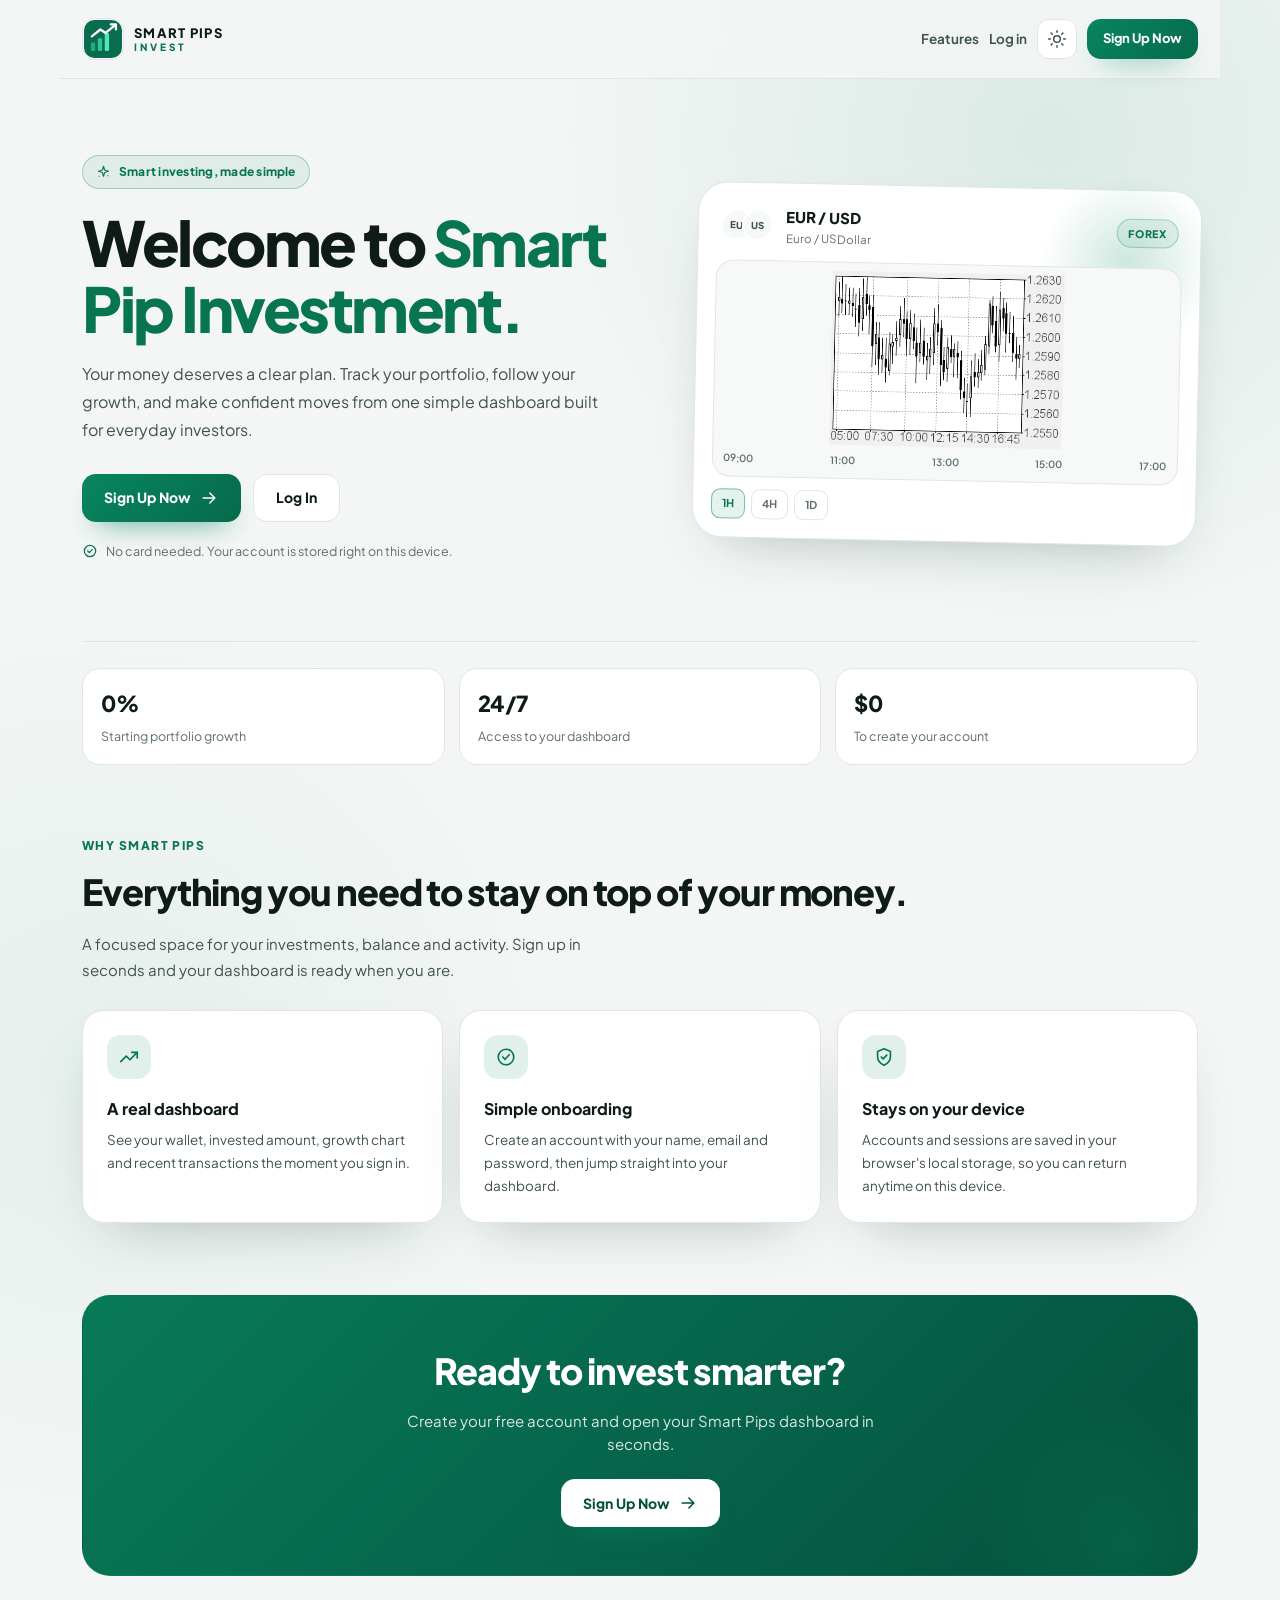
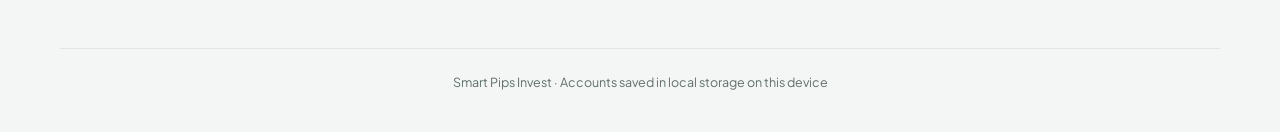
<file: index.html>
<!DOCTYPE html>
<html lang="en" data-theme="light">
<head>
  <meta charset="UTF-8">
  <meta name="viewport" content="width=device-width, initial-scale=1, viewport-fit=cover">
  <meta name="theme-color" content="#F3F6F5">
  <link rel="icon" type="image/svg+xml" href="images/smart-pips-logo.svg">
  <script>try{var t=localStorage.getItem("sp-theme");if(t==="dark"||t==="light")document.documentElement.setAttribute("data-theme",t)}catch(e){}</script>
  <title>Smart Pip Investment | Invest Smart. Grow Together.</title>
  <link rel="preconnect" href="https://fonts.googleapis.com">
  <link rel="preconnect" href="https://fonts.gstatic.com" crossorigin>
  <link rel="stylesheet" href="https://fonts.googleapis.com/css2?family=Plus+Jakarta+Sans:wght@400;500;600;700;800&display=swap">
  <link rel="stylesheet" href="site.css">
</head>
<body>
  <svg class="svg-defs" aria-hidden="true" focusable="false" xmlns="http://www.w3.org/2000/svg">
    <symbol id="i-spark" viewBox="0 0 24 24">
      <path d="m12 2 1.9 6.1L20 10l-6.1 1.9L12 18l-1.9-6.1L4 10l6.1-1.9z"/>
      <path d="M19 17h.01M5 18h.01"/>
    </symbol>
    <symbol id="i-shield" viewBox="0 0 24 24">
      <path d="M12 3 5 6v5.5c0 4.2 2.8 7.7 7 9.5 4.2-1.8 7-5.3 7-9.5V6z"/>
      <path d="m9 12 2 2 4-4"/>
    </symbol>
    <symbol id="i-chart" viewBox="0 0 24 24">
      <path d="m3 17 6-6 4 4 8-8"/>
      <path d="M15 7h6v6"/>
    </symbol>
    <symbol id="i-wallet" viewBox="0 0 24 24">
      <path d="M4 8.5V7a2 2 0 0 1 2-2h11.5"/>
      <rect x="4" y="8.5" width="16" height="10.5" rx="3"/>
      <path d="M15 14h5"/>
    </symbol>
    <symbol id="i-lock" viewBox="0 0 24 24">
      <rect x="5" y="10" width="14" height="10" rx="2.5"/>
      <path d="M8 10V7a4 4 0 0 1 8 0v3"/>
    </symbol>
    <symbol id="i-check" viewBox="0 0 24 24">
      <circle cx="12" cy="12" r="8.5"/>
      <path d="m8.5 12 2.5 2.5 4.5-5"/>
    </symbol>
    <symbol id="i-arrow" viewBox="0 0 24 24">
      <path d="M5 12h14M13 6l6 6-6 6"/>
    </symbol>
    <symbol id="i-sun" viewBox="0 0 24 24">
      <circle cx="12" cy="12" r="4"/>
      <path d="M12 2v2M12 20v2M4.9 4.9l1.4 1.4M17.7 17.7l1.4 1.4M2 12h2M20 12h2M4.9 19.1l1.4-1.4M17.7 6.3l1.4-1.4"/>
    </symbol>
    <symbol id="i-moon" viewBox="0 0 24 24">
      <path d="M20 14.5A8.5 8.5 0 0 1 9.5 4 8.5 8.5 0 1 0 20 14.5Z"/>
    </symbol>
  </svg>

  <header class="site-header">
    <a class="brand" href="index.html" aria-label="Smart Pips Invest home">
      <span class="brand-mark"><img class="brand-logo" src="images/smart-pips-logo.svg" alt=""></span>
      <span class="brand-copy">
        <span class="brand-name">SMART PIPS</span>
        <span class="brand-sub">INVEST</span>
      </span>
    </a>
    <div class="header-right">
      <a class="header-link" href="#features">Features</a>
      <a class="header-link" href="login.html">Log in</a>
      <button class="theme-toggle" type="button" data-theme-toggle aria-label="Switch color mode">
        <svg class="icon icon-sun"><use href="#i-sun"></use></svg>
        <svg class="icon icon-moon"><use href="#i-moon"></use></svg>
      </button>
      <a class="btn btn-primary btn-small" href="signup.html">Sign Up Now</a>
    </div>
  </header>

  <main class="site-main">
    <section class="hero">
      <div class="hero-copy">
        <span class="eyebrow"><svg class="icon"><use href="#i-spark"></use></svg> Smart investing, made simple</span>
        <h1>Welcome to <span>Smart Pip Investment.</span></h1>
        <p class="hero-lead">Your money deserves a clear plan. Track your portfolio, follow your growth, and make confident moves from one simple dashboard built for everyday investors.</p>
        <div class="hero-actions">
          <a class="btn btn-primary" href="signup.html">Sign Up Now <svg class="icon"><use href="#i-arrow"></use></svg></a>
          <a class="btn btn-outline" href="login.html">Log In</a>
        </div>
        <p class="hero-note"><svg class="icon"><use href="#i-check"></use></svg> No card needed. Your account is stored right on this device.</p>
      </div>

      <div class="hero-visual" aria-label="Forex market chart preview">
        <div class="forex-head">
          <div class="forex-pair">
            <span class="pair-flags" aria-hidden="true"><span class="pair-flag">EU</span><span class="pair-flag">US</span></span>
            <span>
              <span class="forex-pair-name">EUR / USD</span>
              <span class="forex-pair-sub">Euro / US Dollar</span>
            </span>
          </div>
          <span class="forex-badge">Forex</span>
        </div>
        <div class="forex-chart">
          <img class="real-chart" src="images/forex-chart-real.png" alt="EUR/USD candlestick chart">
          <div class="forex-axis" aria-hidden="true"><span>09:00</span><span>11:00</span><span>13:00</span><span>15:00</span><span>17:00</span></div>
        </div>
        <div class="forex-footer">
          <div class="timeframe-group" aria-label="Chart timeframe">
            <span class="timeframe is-active">1H</span>
            <span class="timeframe">4H</span>
            <span class="timeframe">1D</span>
          </div>
        </div>
      </div>
    </section>

    <section class="stats-strip" aria-label="Platform highlights">
      <div class="stat"><strong>0%</strong><span>Starting portfolio growth</span></div>
      <div class="stat"><strong>24/7</strong><span>Access to your dashboard</span></div>
      <div class="stat"><strong>$0</strong><span>To create your account</span></div>
    </section>

    <section class="features" id="features">
      <p class="section-label">Why Smart Pips</p>
      <h2>Everything you need to stay on top of your money.</h2>
      <p class="section-intro">A focused space for your investments, balance and activity. Sign up in seconds and your dashboard is ready when you are.</p>
      <div class="feature-grid">
        <article class="feature-card">
          <span class="feature-icon"><svg class="icon"><use href="#i-chart"></use></svg></span>
          <h3>A real dashboard</h3>
          <p>See your wallet, invested amount, growth chart and recent transactions the moment you sign in.</p>
        </article>
        <article class="feature-card">
          <span class="feature-icon"><svg class="icon"><use href="#i-check"></use></svg></span>
          <h3>Simple onboarding</h3>
          <p>Create an account with your name, email and password, then jump straight into your dashboard.</p>
        </article>
        <article class="feature-card">
          <span class="feature-icon"><svg class="icon"><use href="#i-shield"></use></svg></span>
          <h3>Stays on your device</h3>
          <p>Accounts and sessions are saved in your browser's local storage, so you can return anytime on this device.</p>
        </article>
      </div>
    </section>

    <section class="cta-card">
      <h2>Ready to invest smarter?</h2>
      <p>Create your free account and open your Smart Pips dashboard in seconds.</p>
      <a class="btn btn-primary" href="signup.html">Sign Up Now <svg class="icon"><use href="#i-arrow"></use></svg></a>
    </section>
  </main>

  <footer class="site-footer">Smart Pips Invest · Accounts saved in local storage on this device</footer>
  <script src="auth.js"></script>
</body>
</html>
</file>
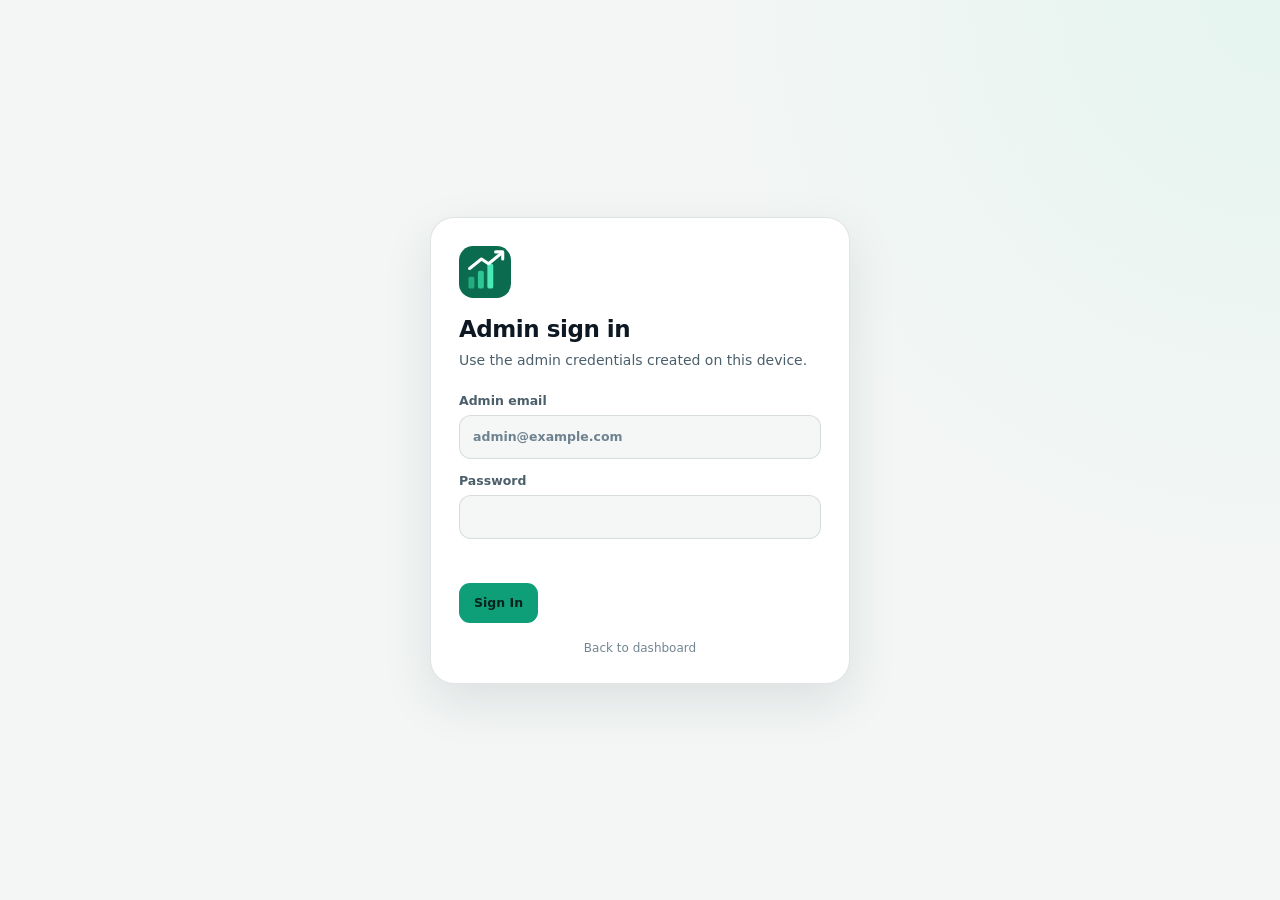
<file: admin.html>
<!doctype html>
<html lang="en" data-theme="light">
<head>
  <meta charset="utf-8">
  <meta name="viewport" content="width=device-width, initial-scale=1, viewport-fit=cover">
  <meta name="theme-color" content="#F3F6F5">
  <link rel="icon" type="image/svg+xml" href="images/smart-pips-logo.svg">
  <title>Smart Pips Invest · Admin</title>
  <link rel="stylesheet" href="admin.css">
</head>
<body>
  <svg class="svg-defs" aria-hidden="true" focusable="false" xmlns="http://www.w3.org/2000/svg">
    <symbol id="a-home" viewBox="0 0 24 24"><path d="M3 11.5 12 4l9 7.5M5.5 10v9h13v-9M9.5 19v-6h5v6"/></symbol>
    <symbol id="a-plan" viewBox="0 0 24 24"><path d="M4 5h16v15H4zM8 9h8M8 13h8M8 17h5"/></symbol>
    <symbol id="a-users" viewBox="0 0 24 24"><circle cx="9" cy="8" r="3"/><path d="M3.5 19c.5-3 2.6-4.5 5.5-4.5s5 1.5 5.5 4.5M16 6.5a3 3 0 0 1 0 5.8M17 14.6c2.2.4 3.5 1.9 3.8 4.4"/></symbol>
    <symbol id="a-deposit" viewBox="0 0 24 24"><path d="M12 16V4m0 0L8 8m4-4 4 4M4 16v3h16v-3"/></symbol>
    <symbol id="a-withdraw" viewBox="0 0 24 24"><path d="M12 4v12m0 0-4-4m4 4 4-4M4 17v3h16v-3"/></symbol>
    <symbol id="a-payout" viewBox="0 0 24 24"><circle cx="12" cy="12" r="8"/><path d="M12 7v5l3 2"/></symbol>
    <symbol id="a-settings" viewBox="0 0 24 24"><circle cx="12" cy="12" r="3"/><path d="M19 12a7 7 0 0 0-.1-1l2-1.5-2-3.4-2.4 1a7 7 0 0 0-1.7-1L14.5 3h-4l-.3 2.6a7 7 0 0 0-1.7 1l-2.4-1-2 3.4 2 1.5a7 7 0 0 0 0 2l-2 1.5 2 3.4 2.4-1a7 7 0 0 0 1.7 1l.3 2.6h4l.3-2.6a7 7 0 0 0 1.7-1l2.4 1 2-3.4-2-1.5c.1-.3.1-.7.1-1Z"/></symbol>
    <symbol id="a-logout" viewBox="0 0 24 24"><path d="M10 5H5v14h5M14 8l4 4-4 4M9 12h9"/></symbol>
    <symbol id="a-plus" viewBox="0 0 24 24"><path d="M12 5v14M5 12h14"/></symbol>
    <symbol id="a-check" viewBox="0 0 24 24"><path d="m5 12 4.5 4.5L19 7"/></symbol>
    <symbol id="a-x" viewBox="0 0 24 24"><path d="m6 6 12 12M18 6 6 18"/></symbol>
    <symbol id="a-sun" viewBox="0 0 24 24"><circle cx="12" cy="12" r="4"/><path d="M12 2v2m0 16v2M4.9 4.9l1.4 1.4m11.4 11.4 1.4 1.4M2 12h2m16 0h2M4.9 19.1l1.4-1.4M17.7 6.3l1.4-1.4"/></symbol>
    <symbol id="a-moon" viewBox="0 0 24 24"><path d="M20 14.5A8 8 0 0 1 9.5 4 8 8 0 1 0 20 14.5Z"/></symbol>
    <symbol id="a-support" viewBox="0 0 24 24"><path d="M4 13a8 8 0 0 1 16 0v5a2 2 0 0 1-2 2h-2v-6h4M4 14h4v6H6a2 2 0 0 1-2-2v-4Z"/></symbol>
    <symbol id="a-menu" viewBox="0 0 24 24"><path d="M4 7h16M4 12h16M4 17h16"/></symbol>
  </svg>

  <section class="auth-screen" id="adminSetup" hidden>
    <form class="auth-card" id="setupForm" novalidate>
      <img class="auth-logo" src="images/smart-pips-logo.svg" alt="">
      <h1>Create admin access</h1>
      <p>Set the email and password for this device's admin panel.</p>
      <label>Admin email<input id="setupEmail" type="email" autocomplete="username" placeholder="admin@example.com" required></label>
      <label>Password<input id="setupPassword" type="password" autocomplete="new-password" placeholder="At least 6 characters" required></label>
      <label>Confirm password<input id="setupConfirm" type="password" autocomplete="new-password" required></label>
      <p class="form-error" id="setupError" role="alert"></p>
      <button class="btn btn-primary" type="submit">Create Admin</button>
      <a class="auth-back" href="dashboard.html">Back to dashboard</a>
    </form>
  </section>

  <section class="auth-screen" id="adminLogin" hidden>
    <form class="auth-card" id="loginForm" novalidate>
      <img class="auth-logo" src="images/smart-pips-logo.svg" alt="">
      <h1>Admin sign in</h1>
      <p>Use the admin credentials created on this device.</p>
      <label>Admin email<input id="loginEmail" type="email" autocomplete="username" placeholder="admin@example.com" required></label>
      <label>Password<input id="loginPassword" type="password" autocomplete="current-password" required></label>
      <p class="form-error" id="loginError" role="alert"></p>
      <button class="btn btn-primary" type="submit">Sign In</button>
      <a class="auth-back" href="dashboard.html">Back to dashboard</a>
    </form>
  </section>

  <div class="admin-app" id="adminApp" hidden>
    <aside class="admin-sidebar" id="adminSidebar">
      <button type="button" class="admin-menu-close" id="adminMenuClose" aria-label="Close admin menu">&times;</button>
      <a class="admin-brand" href="dashboard.html">
        <img src="images/smart-pips-logo.svg" alt="">
        <span><strong>SMART PIPS</strong><small>Admin Console</small></span>
      </a>
      <nav class="admin-nav" aria-label="Admin sections">
        <button type="button" class="admin-nav-item is-active" data-admin-section="overview"><svg class="icon"><use href="#a-home"></use></svg><span>Overview</span></button>
        <button type="button" class="admin-nav-item" data-admin-section="plans"><svg class="icon"><use href="#a-plan"></use></svg><span>Investment Plans</span></button>
        <button type="button" class="admin-nav-item" data-admin-section="users"><svg class="icon"><use href="#a-users"></use></svg><span>Users</span></button>
        <button type="button" class="admin-nav-item" data-admin-section="deposits"><svg class="icon"><use href="#a-deposit"></use></svg><span>Deposits</span></button>
        <button type="button" class="admin-nav-item" data-admin-section="withdrawals"><svg class="icon"><use href="#a-withdraw"></use></svg><span>Withdrawals</span></button>
        <button type="button" class="admin-nav-item" data-admin-section="payouts"><svg class="icon"><use href="#a-payout"></use></svg><span>Investments</span></button>
        <button type="button" class="admin-nav-item" data-admin-section="support"><svg class="icon"><use href="#a-support"></use></svg><span>Support</span></button>
        <button type="button" class="admin-nav-item" data-admin-section="settings"><svg class="icon"><use href="#a-settings"></use></svg><span>Admin Settings</span></button>
      </nav>
      <div class="admin-theme">
        <span class="admin-theme-label">Appearance</span>
        <div class="admin-theme-buttons" role="radiogroup" aria-label="Color mode">
          <button class="admin-theme-button is-selected" type="button" data-admin-theme="light" role="radio" aria-checked="true"><svg class="icon"><use href="#a-sun"></use></svg><span>Light</span></button>
          <button class="admin-theme-button" type="button" data-admin-theme="dark" role="radio" aria-checked="false"><svg class="icon"><use href="#a-moon"></use></svg><span>Dark</span></button>
        </div>
      </div>
      <button class="admin-logout" type="button" id="adminLogout"><svg class="icon"><use href="#a-logout"></use></svg><span>Log out</span></button>
    </aside>
    <div class="admin-menu-backdrop" id="adminMenuBackdrop" hidden></div>

    <div class="admin-body">
      <header class="admin-topbar">
        <button type="button" class="admin-menu-toggle" id="adminMenuToggle" aria-label="Open admin menu" aria-controls="adminSidebar" aria-expanded="false"><svg class="icon"><use href="#a-menu"></use></svg></button>
        <h1 id="adminPageTitle">Overview</h1>
        <a class="top-link" href="dashboard.html">Back to dashboard</a>
      </header>
      <main class="admin-main">
        <section class="admin-section is-active" data-section="overview">
          <div class="admin-scroll-stack">
            <div class="stat-grid">
              <article class="stat-card"><span>Total Users</span><strong id="statUsers">0</strong><small>Registered accounts</small></article>
              <article class="stat-card"><span>Total Deposits</span><strong id="statDeposits">$0.00</strong><small>All completed deposits</small></article>
              <article class="stat-card"><span>Total Withdrawals</span><strong id="statWithdrawals">$0.00</strong><small>Requested by users</small></article>
              <article class="stat-card"><span>Total Invested</span><strong id="statInvested">$0.00</strong><small>Cumulative principal</small></article>
              <article class="stat-card"><span>Active Investment</span><strong id="statActive">$0.00</strong><small>Currently running</small></article>
              <article class="stat-card"><span>Actual Amount Due</span><strong id="statActual">$0.00</strong><small>Payout on active plans</small></article>
              <article class="stat-card"><span>Pending Withdrawals</span><strong id="statPending">0</strong><small>Awaiting action</small></article>
              <article class="stat-card"><span>Active Plans</span><strong id="statPlans">0</strong><small>Available to users</small></article>
              <article class="stat-card"><span>Open Support</span><strong id="statSupport">0</strong><small>Messages awaiting reply</small></article>
            </div>
            <div class="panel">
              <div class="panel-head"><h2>Recent admin activity</h2></div>
              <div id="adminRecentLog" class="log-list"></div>
            </div>
          </div>
        </section>

        <section class="admin-section" data-section="plans" hidden>
          <div class="panel panel-fixed">
            <div class="panel-head"><h2 id="planFormTitle">Create investment plan</h2><button class="btn btn-ghost" type="button" id="planReset">Reset form</button></div>
            <form id="planForm" class="admin-form" novalidate>
              <label>Plan name<input id="planName" type="text" placeholder="e.g. Growth 30 Days" required></label>
              <label>Minimum amount (USD)<input id="planMin" type="number" min="0.01" step="0.01" placeholder="100.00" required></label>
              <label>Period (days)<input id="planDays" type="number" min="1" step="1" placeholder="30" required></label>
              <label>Actual amount paid (USD)<input id="planPayout" type="number" min="0.01" step="0.01" placeholder="115.00" required></label>
              <label class="check-label"><input id="planActive" type="checkbox" checked> Active</label>
              <p class="form-error" id="planError" role="alert"></p>
              <button class="btn btn-primary" type="submit" id="planSubmit">Save Plan</button>
            </form>
          </div>
          <div class="panel panel-scroll table-panel">
            <div class="panel-head"><h2>Configured plans</h2><span class="muted" id="planCount">0 plans</span></div>
            <div class="table-wrap"><table><thead><tr><th>Plan</th><th>Minimum</th><th>Period</th><th>Actual payout</th><th>Status</th><th>Actions</th></tr></thead><tbody id="planTable"></tbody></table></div>
          </div>
        </section>

        <section class="admin-section" data-section="users" hidden>
          <div class="panel panel-scroll table-panel">
            <div class="panel-head"><h2>Registered users</h2><input id="userSearch" class="search" type="search" placeholder="Search name or email"></div>
            <div class="table-wrap"><table><thead><tr><th>User</th><th>Status</th><th>Balance</th><th>Invested</th><th>Active</th><th>Actual due</th><th>Actions</th></tr></thead><tbody id="userTable"></tbody></table></div>
          </div>
        </section>

        <section class="admin-section" data-section="deposits" hidden>
          <div class="panel panel-fixed">
            <div class="panel-head"><h2>Add manual deposit</h2></div>
            <form id="manualDepositForm" class="admin-form inline-form" novalidate>
              <label>User<select id="depositUser"></select></label>
              <label>Amount (USD)<input id="manualDepositAmount" type="number" min="0.01" step="0.01" placeholder="0.00" required></label>
              <button class="btn btn-primary" type="submit">Credit Account</button>
              <p class="form-error" id="manualDepositError" role="alert"></p>
            </form>
          </div>
          <div class="panel panel-scroll table-panel">
            <div class="panel-head"><h2>Deposit records</h2></div>
            <div class="table-wrap"><table><thead><tr><th>User</th><th>Amount</th><th>Date</th><th>Status</th></tr></thead><tbody id="depositTable"></tbody></table></div>
          </div>
        </section>

        <section class="admin-section" data-section="withdrawals" hidden>
          <div class="panel panel-scroll table-panel">
            <div class="panel-head"><h2>Withdrawal requests</h2><span class="muted" id="withdrawCount">0 requests</span></div>
            <div class="table-wrap"><table><thead><tr><th>User</th><th>Amount</th><th>Date</th><th>Status</th><th>Actions</th></tr></thead><tbody id="withdrawTable"></tbody></table></div>
          </div>
        </section>

        <section class="admin-section" data-section="payouts" hidden>
          <div class="panel panel-scroll table-panel">
            <div class="panel-head"><h2>Investments and payouts</h2><span class="muted" id="investmentCount">0 investments</span></div>
            <div class="table-wrap"><table><thead><tr><th>User</th><th>Plan</th><th>Principal</th><th>Actual amount</th><th>Maturity</th><th>Status</th><th>Action</th></tr></thead><tbody id="payoutTable"></tbody></table></div>
          </div>
        </section>

        <section class="admin-section" data-section="support" hidden>
          <div class="panel panel-scroll table-panel">
            <div class="panel-head">
              <h2>Support inbox</h2>
              <select id="supportFilter" class="search" style="max-width:180px">
                <option value="all">All messages</option>
                <option value="open">Open</option>
                <option value="replied">Replied</option>
              </select>
            </div>
            <div class="table-wrap"><table><thead><tr><th>User</th><th>Subject</th><th>Date</th><th>Status</th><th>Action</th></tr></thead><tbody id="supportTable"></tbody></table></div>
          </div>
        </section>

        <section class="admin-section" data-section="settings" hidden>
          <div class="panel panel-fixed">
            <div class="panel-head"><h2>Admin credentials</h2></div>
            <form id="adminSettingsForm" class="admin-form" novalidate>
              <label>Admin email<input id="settingsEmail" type="email" autocomplete="username" required></label>
              <label>Current password<input id="settingsCurrent" type="password" autocomplete="current-password" required></label>
              <label>New password<input id="settingsNew" type="password" autocomplete="new-password" placeholder="Leave blank to keep current"></label>
              <p class="form-error" id="settingsError" role="alert"></p>
              <button class="btn btn-primary" type="submit">Save Settings</button>
            </form>
          </div>
          <div class="panel panel-scroll">
            <div class="panel-head"><h2>Activity log</h2><button class="btn btn-ghost" type="button" id="clearLog">Clear log</button></div>
            <div id="adminLog" class="log-list"></div>
          </div>
        </section>
      </main>
    </div>
  </div>

  <div class="modal" id="adminModal" hidden>
    <div class="modal-card" role="dialog" aria-modal="true" aria-labelledby="modalTitle">
      <button class="modal-close" type="button" id="modalClose" aria-label="Close"><svg class="icon"><use href="#a-x"></use></svg></button>
      <h2 id="modalTitle">User details</h2>
      <div id="modalBody"></div>
    </div>
  </div>

  <div class="toast" id="adminToast" role="status" aria-live="polite"></div>
  <script src="admin.js"></script>
</body>
</html>
</file>
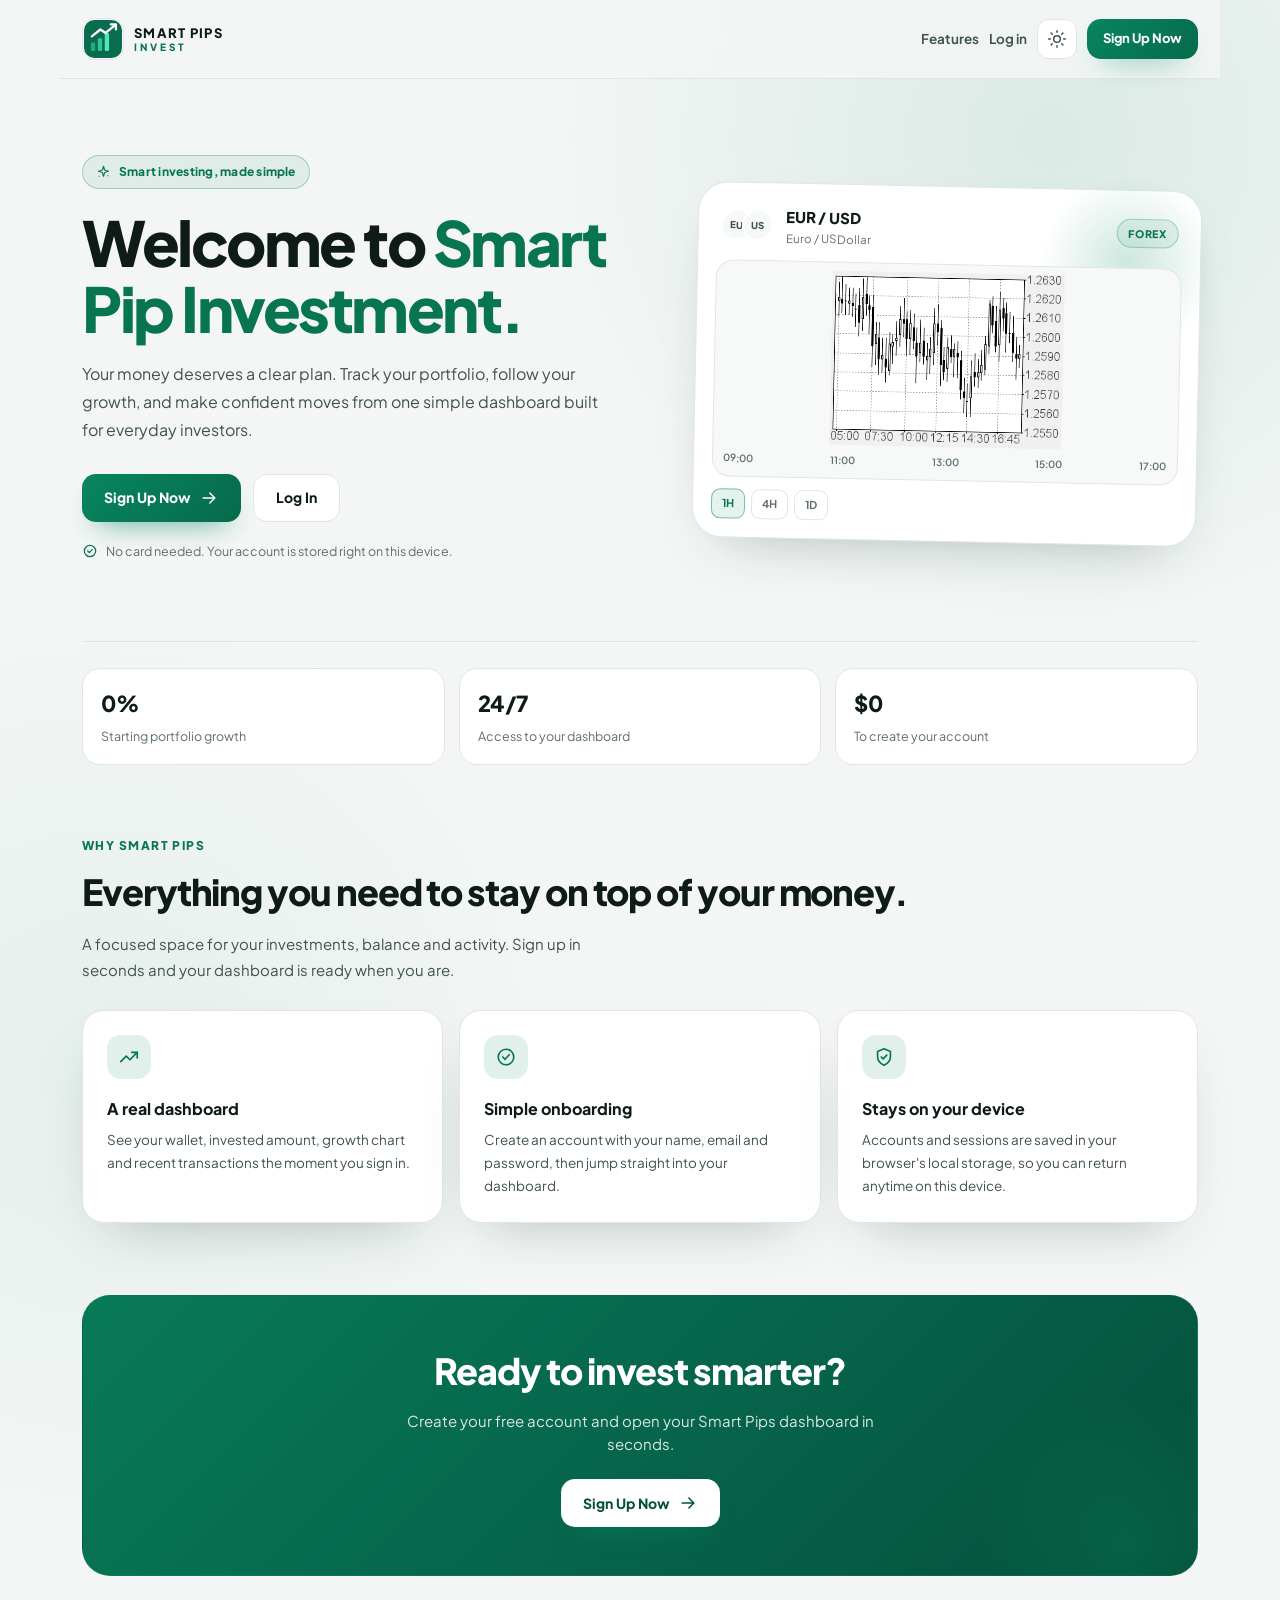
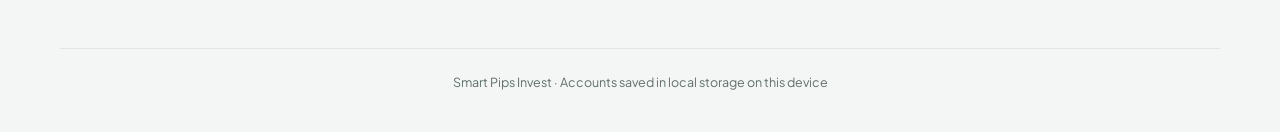
<file: dashboard.html>
<!DOCTYPE html>
<html lang="en" data-theme="light">
<head>
  <meta charset="UTF-8">
  <meta name="viewport" content="width=device-width, initial-scale=1, viewport-fit=cover">
  <meta name="theme-color" content="#F3F6F5">
  <link rel="icon" type="image/svg+xml" href="images/smart-pips-logo.svg">
  <script>try{var t=localStorage.getItem("sp-theme");if(t==="dark"||t==="light")document.documentElement.setAttribute("data-theme",t)}catch(e){}</script>
  <script>try{if(!localStorage.getItem("sp-session"))location.replace("index.html")}catch(e){location.replace("index.html")}</script>
  <title>Dashboard | Smart Pips Invest</title>
  <link rel="preconnect" href="https://fonts.googleapis.com">
  <link rel="preconnect" href="https://fonts.gstatic.com" crossorigin>
  <link rel="stylesheet" href="https://fonts.googleapis.com/css2?family=Plus+Jakarta+Sans:wght@400;500;600;700;800&display=swap">
  <link rel="stylesheet" href="dashboard.css">
</head>
<body>
  <svg class="svg-defs" aria-hidden="true" focusable="false" xmlns="http://www.w3.org/2000/svg">
    <symbol id="i-bell" viewBox="0 0 24 24">
      <path d="M18 9a6 6 0 0 0-12 0c0 6.5-2.5 7.5-2.5 8.5h17C20.5 16.5 18 15.5 18 9Z"/>
      <path d="M10 21a2.2 2.2 0 0 0 4 0"/>
    </symbol>
    <symbol id="i-user" viewBox="0 0 24 24">
      <circle cx="12" cy="8" r="4"/>
      <path d="M4.5 20a7.5 7.5 0 0 1 15 0"/>
    </symbol>
    <symbol id="i-wallet" viewBox="0 0 24 24">
      <path d="M4 8.5V7a2 2 0 0 1 2-2h11.5"/>
      <rect x="4" y="8.5" width="16" height="10.5" rx="3"/>
      <path d="M15 14h5"/>
      <circle cx="15" cy="14" r=".9" fill="currentColor" stroke="none"/>
    </symbol>
    <symbol id="i-trend" viewBox="0 0 24 24">
      <path d="m3 17 6-6 4 4 8-8"/>
      <path d="M15 7h6v6"/>
    </symbol>
    <symbol id="i-arrow-up-right" viewBox="0 0 24 24">
      <path d="M7 17 17 7M9 7h8v8"/>
    </symbol>
    <symbol id="i-arrow-right" viewBox="0 0 24 24">
      <path d="M5 12h14M13 6l6 6-6 6"/>
    </symbol>
    <symbol id="i-refresh" viewBox="0 0 24 24">
      <path d="M4.2 11a8 8 0 0 1 13.7-5.1L20 8"/>
      <path d="M20 4v4h-4"/>
      <path d="M19.8 13a8 8 0 0 1-13.7 5.1L4 16"/>
      <path d="M4 20v-4h4"/>
    </symbol>
    <symbol id="i-lightbulb" viewBox="0 0 24 24">
      <path d="M9 18h6m-5 3h4"/>
      <path d="M8.4 14.5A6 6 0 1 1 15.6 14.5c-.9.8-1.4 1.6-1.6 2.5h-4.2c-.2-.9-.7-1.7-1.4-2.5Z"/>
    </symbol>
    <symbol id="i-chevron-left" viewBox="0 0 24 24">
      <path d="m15 5-7 7 7 7"/>
    </symbol>
    <symbol id="i-history" viewBox="0 0 24 24">
      <path d="M3.2 12a8.8 8.8 0 1 0 2.7-6.4L3 8"/>
      <path d="M3 4v4h4"/>
      <path d="M12 7.5V12l3 2"/>
    </symbol>
    <symbol id="i-home" viewBox="0 0 24 24">
      <path d="M4 10.5 12 4l8 6.5V20a1 1 0 0 1-1 1h-5v-6h-4v6H5a1 1 0 0 1-1-1z"/>
    </symbol>
    <symbol id="i-chart-bar" viewBox="0 0 24 24">
      <path d="M5 20v-8M12 20V4M19 20v-6"/>
      <path d="M3 20h18"/>
    </symbol>
    <symbol id="i-support" viewBox="0 0 24 24">
      <path d="M4 13a8 8 0 0 1 16 0"/>
      <rect x="3" y="13" width="4" height="6" rx="1.5"/>
      <rect x="17" y="13" width="4" height="6" rx="1.5"/>
      <path d="M19 19c0 1.8-1.8 3-4 3h-2"/>
    </symbol>
    <symbol id="i-deposit" viewBox="0 0 24 24">
      <path d="M12 4v11m0 0 4-4m-4 4-4-4"/>
      <path d="M5 19h14"/>
    </symbol>
    <symbol id="i-profit" viewBox="0 0 24 24">
      <path d="m4 16 5-5 3.5 3.5L20 7"/>
      <path d="M15 7h5v5"/>
    </symbol>
    <symbol id="i-withdraw-small" viewBox="0 0 24 24">
      <path d="M12 20V9m0 0 4 4m-4-4-4 4"/>
      <path d="M5 5h14"/>
    </symbol>
    <symbol id="i-check-circle" viewBox="0 0 24 24">
      <circle cx="12" cy="12" r="8.5"/>
      <path d="m8.5 12 2.5 2.5 4.5-5"/>
    </symbol>
    <symbol id="i-settings" viewBox="0 0 24 24">
      <circle cx="12" cy="12" r="3"/>
      <path d="M19.4 15a1.7 1.7 0 0 0 .34 1.87l.06.06-2 2-.06-.06a1.7 1.7 0 0 0-1.87-.34 1.7 1.7 0 0 0-1 1.56V21h-2.8v-.09a1.7 1.7 0 0 0-1.1-1.56 1.7 1.7 0 0 0-1.87.34l-.06.06-2-2 .06-.06A1.7 1.7 0 0 0 6.02 15a1.7 1.7 0 0 0-1.56-1H4.4v-2.8h.09a1.7 1.7 0 0 0 1.56-1 1.7 1.7 0 0 0-.34-1.87l-.06-.06 2-2 .06.06a1.7 1.7 0 0 0 1.87.34H10a1.7 1.7 0 0 0 1-1.56V4.4h2.8v.09a1.7 1.7 0 0 0 1 1.56 1.7 1.7 0 0 0 1.87-.34l.06-.06 2 2-.06.06a1.7 1.7 0 0 0-.34 1.87V10a1.7 1.7 0 0 0 1.56 1h.11v2.8H21a1.7 1.7 0 0 0-1.6 1.2Z"/>
    </symbol>
    <symbol id="i-shield" viewBox="0 0 24 24">
      <path d="M12 3 5 6v5.5c0 4.2 2.8 7.7 7 9.5 4.2-1.8 7-5.3 7-9.5V6z"/>
      <path d="m9 12 2 2 4-4"/>
    </symbol>
    <symbol id="i-sun" viewBox="0 0 24 24">
      <circle cx="12" cy="12" r="4"/>
      <path d="M12 2v2M12 20v2M4.9 4.9l1.4 1.4M17.7 17.7l1.4 1.4M2 12h2M20 12h2M4.9 19.1l1.4-1.4M17.7 6.3l1.4-1.4"/>
    </symbol>
    <symbol id="i-moon" viewBox="0 0 24 24">
      <path d="M20 14.5A8.5 8.5 0 0 1 9.5 4 8.5 8.5 0 1 0 20 14.5Z"/>
    </symbol>
    <symbol id="i-info" viewBox="0 0 24 24">
      <circle cx="12" cy="12" r="8.5"/>
      <path d="M12 11v5M12 8h.01"/>
    </symbol>
    <symbol id="i-logout" viewBox="0 0 24 24">
      <path d="M10 5H6a2 2 0 0 0-2 2v10a2 2 0 0 0 2 2h4"/>
      <path d="M14 8l4 4-4 4M18 12H9"/>
    </symbol>
  </svg>

  <div class="app-shell">
    <aside class="desktop-sidebar" aria-label="Desktop navigation">
      <a class="brand sidebar-brand" href="#home" data-route="home" aria-label="Smart Pips Invest home">
        <span class="brand-mark"><img class="brand-logo" src="images/smart-pips-logo.svg" alt=""></span>
        <span class="brand-copy">
          <span class="brand-name">SMART PIPS</span>
          <span class="brand-sub">INVEST</span>
        </span>
      </a>
      <nav class="side-nav">
        <button class="side-nav-item is-active" type="button" data-route="home" aria-current="page">
          <svg class="icon"><use href="#i-home"></use></svg><span>Dashboard</span>
        </button>
        <button class="side-nav-item" type="button" data-route="deposit">
          <svg class="icon"><use href="#i-deposit"></use></svg><span>Deposit</span>
        </button>
        <button class="side-nav-item" type="button" data-route="invest">
          <svg class="icon"><use href="#i-chart-bar"></use></svg><span>Invest</span>
        </button>
        <button class="side-nav-item" type="button" data-route="withdraw">
          <svg class="icon"><use href="#i-wallet"></use></svg><span>Withdraw</span>
        </button>
        <button class="side-nav-item" type="button" data-route="support">
          <svg class="icon"><use href="#i-support"></use></svg><span>Support</span>
        </button>
      </nav>
      <div class="sidebar-user">
        <span class="sidebar-avatar" data-bind="profileInitial"></span>
        <div>
          <strong data-bind="profilePanelName"></strong>
          <small>Investor account</small>
        </div>
      </div>
      <button class="sidebar-logout" type="button" data-profile-action="Logout">
        <svg class="icon"><use href="#i-logout"></use></svg><span>Logout</span>
      </button>
    </aside>

    <header class="app-header">
      <div class="desktop-page-title">
        <h1 id="desktopPageTitle">Dashboard</h1>
      </div>
      <a class="brand" href="#home" data-route="home" aria-label="Smart Pips Invest home">
        <span class="brand-mark"><img class="brand-logo" src="images/smart-pips-logo.svg" alt=""></span>
        <span class="brand-copy">
          <span class="brand-name">SMART PIPS</span>
          <span class="brand-sub">INVEST</span>
        </span>
      </a>

      <div class="header-actions">
        <button class="icon-button" id="notificationToggle" type="button" aria-label="Notifications" aria-expanded="false" aria-controls="notificationPanel">
          <svg class="icon"><use href="#i-bell"></use></svg>
          <span class="notify-dot" id="notifyDot" aria-hidden="true"></span>
        </button>
        <button class="avatar-button" id="profileToggle" type="button" aria-label="Profile menu" aria-expanded="false" aria-controls="profilePanel">
          <span data-bind="profileInitial"></span>
        </button>
      </div>

      <section class="dropdown notification-panel" id="notificationPanel" role="dialog" aria-label="Notifications" hidden>
        <div class="dropdown-head">
          <strong>Notifications</strong>
          <span id="notifyCount" data-bind="notifyCount"></span>
        </div>
        <div class="notification-list" id="notificationList"></div>
      </section>

      <section class="dropdown profile-panel" id="profilePanel" role="menu" aria-label="Profile menu" hidden>
        <div class="profile-panel-head">
          <span class="profile-panel-avatar" data-bind="profileInitial">P</span>
          <div>
            <strong data-bind="profilePanelName"></strong>
            <small>Investor account</small>
          </div>
        </div>
        <button class="menu-item" type="button" role="menuitem" data-profile-action="Profile Settings">
          <svg class="icon"><use href="#i-settings"></use></svg><span>Profile Settings</span>
        </button>
        <button class="menu-item" type="button" role="menuitem" data-profile-action="Account Information">
          <svg class="icon"><use href="#i-user"></use></svg><span>Account Information</span>
        </button>
        <button class="menu-item" type="button" role="menuitem" data-profile-action="Security">
          <svg class="icon"><use href="#i-shield"></use></svg><span>Security</span>
        </button>
        <button class="menu-item" type="button" role="menuitem" data-profile-action="Admin Panel">
          <svg class="icon"><use href="#i-settings"></use></svg><span>Admin Panel</span>
        </button>
        <button class="menu-item menu-item-danger" type="button" role="menuitem" data-profile-action="Logout">
          <svg class="icon"><use href="#i-logout"></use></svg><span>Logout</span>
        </button>
      </section>
    </header>

    <main class="app-main" id="mainContent" tabindex="-1">
      <section class="page home-page is-active" id="page-home" data-page="home">
        <div class="summary-grid reveal" style="--delay:.06s">
          <article class="summary-card summary-total">
            <div class="summary-top">
              <span class="summary-icon"><svg class="icon"><use href="#i-wallet"></use></svg></span>
              <button class="summary-arrow" type="button" data-route="invest" aria-label="Open investment plans"><svg class="icon"><use href="#i-arrow-right"></use></svg></button>
            </div>
            <span class="summary-label">Total Invested</span>
            <strong class="summary-value" data-bind="invested"></strong>
            <span class="summary-note">Lifetime Investment</span>
          </article>

          <article class="summary-card summary-active">
            <div class="summary-top">
              <span class="summary-icon"><svg class="icon"><use href="#i-trend"></use></svg></span>
              <span class="summary-chip"><i class="status-dot"></i> Currently Earning</span>
            </div>
            <span class="summary-label">Active Investment</span>
            <strong class="summary-value" data-bind="activeInvestment"></strong>
            <span class="summary-note">Money working for you</span>
          </article>

          <article class="summary-card summary-return">
            <div class="summary-top">
              <span class="summary-icon"><svg class="icon"><use href="#i-arrow-up-right"></use></svg></span>
              <span class="return-badge" data-bind="liveTargetGrowth">+0.00%</span>
            </div>
            <span class="summary-label">Total Estimated Return</span>
            <strong class="summary-value" data-bind="actualAmount"></strong>
            <span class="summary-note">Target for active period</span>
          </article>
        </div>

        <article class="growth-card reveal" id="growthCard" style="--delay:.12s">
          <header class="growth-header">
            <div>
              <span class="live-indicator"><i></i> Live</span>
              <h2>Live Growth</h2>
            </div>
            <div class="growth-meta">
              <span id="growthUpdated">Updated just now</span>
              <button class="growth-refresh" id="growthRefresh" type="button" aria-label="Refresh growth data"><svg class="icon"><use href="#i-refresh"></use></svg></button>
            </div>
          </header>

          <div class="growth-hero">
            <p class="growth-kicker">Your Investment is Growing!</p>
            <strong class="growth-value" id="currentValue">$0.00</strong>
            <div class="growth-deltas">
              <span class="delta-profit" id="profitEarned">+$0.00</span>
              <span class="delta-percent" id="liveGrowthPct">+0.00%</span>
            </div>
          </div>

          <div class="growth-chart-wrap" id="chartWrap">
            <svg class="growth-chart" id="investmentChart" viewBox="0 0 320 150" preserveAspectRatio="none" aria-label="Live investment growth chart" role="img">
              <defs>
                <linearGradient id="chartFill" x1="0" y1="0" x2="0" y2="1">
                  <stop offset="0%" stop-color="#16A879" stop-opacity=".34"></stop>
                  <stop offset="100%" stop-color="#16A879" stop-opacity="0"></stop>
                </linearGradient>
                <linearGradient id="chartStroke" x1="0" y1="0" x2="1" y2="0">
                  <stop offset="0%" stop-color="#0B8F66"></stop>
                  <stop offset="100%" stop-color="#1FDDA4"></stop>
                </linearGradient>
              </defs>
              <g id="chartGrid" class="chart-grid"></g>
              <path class="chart-area" id="chartArea" fill="url(#chartFill)"></path>
              <path class="chart-line" id="chartLine" fill="none" stroke="url(#chartStroke)" stroke-width="3" stroke-linecap="round" stroke-linejoin="round"></path>
              <circle class="chart-endpoint" id="chartEndpoint" cx="0" cy="0" r="7"></circle>
              <g id="chartPoints"></g>
              <line id="chartCrosshair" class="chart-crosshair"></line>
            </svg>
            <span class="chart-endpoint-label" id="chartEndpointLabel">$0.00</span>
            <div class="chart-tooltip" id="chartTooltip" role="status" hidden>
              <strong id="tooltipValue"></strong>
              <span id="tooltipDate"></span>
            </div>
            <p class="chart-empty" id="chartEmpty" hidden>No active investment yet. Start a plan to see live growth.</p>
          </div>

          <div class="growth-info">
            <span class="info-icon"><svg class="icon"><use href="#i-lightbulb"></use></svg></span>
            <p id="growthMessage">No active investment right now. Invest in a plan to start growing.</p>
          </div>
        </article>

        <div class="action-grid growth-actions reveal" style="--delay:.18s">
          <button class="action-btn action-invest" type="button" data-route="invest">
            <span class="action-icon"><svg class="icon"><use href="#i-trend"></use></svg></span>
            <span class="action-copy"><strong>Invest Now</strong><small>Choose a plan and start earning.</small></span>
            <svg class="icon action-arrow"><use href="#i-arrow-right"></use></svg>
          </button>
          <button class="action-btn action-withdraw" type="button" data-route="withdraw">
            <span class="action-icon"><svg class="icon"><use href="#i-wallet"></use></svg></span>
            <span class="action-copy"><strong>Withdraw</strong><small>Move funds when you need them.</small></span>
            <svg class="icon action-arrow"><use href="#i-arrow-right"></use></svg>
          </button>
          <button class="action-btn action-deposit" type="button" data-route="deposit">
            <span class="action-icon"><svg class="icon"><use href="#i-deposit"></use></svg></span>
            <span class="action-copy"><strong>Deposit</strong><small>Add money to your wallet.</small></span>
            <svg class="icon action-arrow"><use href="#i-arrow-right"></use></svg>
          </button>
        </div>

        <section class="transactions-section reveal" style="--delay:.24s">
          <div class="section-head">
            <span class="section-icon"><svg class="icon"><use href="#i-history"></use></svg></span>
            <h2>Recent Transactions</h2>
            <button class="text-link" type="button" data-route="history">View All <svg class="icon"><use href="#i-arrow-right"></use></svg></button>
          </div>
          <div class="transaction-card" id="transactionList"></div>
        </section>
      </section>

      <section class="page sub-page" id="page-deposit" data-page="deposit" hidden>
        <div class="sub-top">
          <button class="back-button" type="button" data-route="home" aria-label="Back to dashboard"><svg class="icon"><use href="#i-chevron-left"></use></svg></button>
          <h1>Deposit</h1>
        </div>
        <div class="sub-hero sub-hero-gold">
          <span class="sub-hero-icon"><svg class="icon"><use href="#i-deposit"></use></svg></span>
          <p class="card-label">Available Balance</p>
          <strong class="sub-value" data-bind="walletBalance"></strong>
        </div>
        <div class="sub-card">
          <span class="sub-card-icon"><svg class="icon"><use href="#i-deposit"></use></svg></span>
          <h2>Add funds</h2>
          <p>Demo deposit: enter an amount and it will be added to your available balance right away.</p>
          <form id="depositForm" class="sub-form" novalidate>
            <div class="field">
              <label for="depositAmount">Amount (USD)</label>
              <input id="depositAmount" name="amount" type="number" min="0.01" step="0.01" inputmode="decimal" placeholder="0.00" required>
            </div>
            <p class="form-error" id="depositError" role="alert"></p>
            <button class="primary-small" type="submit">Deposit Funds</button>
          </form>
        </div>
      </section>

      <section class="page sub-page" id="page-invest" data-page="invest" hidden>
        <div class="sub-top">
          <button class="back-button" type="button" data-route="home" aria-label="Back to dashboard"><svg class="icon"><use href="#i-chevron-left"></use></svg></button>
          <h1>Invest</h1>
        </div>
        <div class="sub-hero">
          <span class="sub-hero-icon"><svg class="icon"><use href="#i-trend"></use></svg></span>
          <p class="card-label">Total Invested</p>
          <strong class="sub-value" data-bind="invested"></strong>
          <span class="growth-pill" data-bind="investGrowth"></span>
          <p class="sub-hero-balance">Available to invest: <strong data-bind="walletBalance"></strong></p>
        </div>
        <div class="sub-card">
          <span class="sub-card-icon"><svg class="icon"><use href="#i-trend"></use></svg></span>
          <h2>Add to your investment</h2>
          <p>Move funds from your available balance into your portfolio. Each investment becomes a real point on the overview chart.</p>
          <form id="investForm" class="sub-form" novalidate>
            <div class="field">
              <label for="investPlan">Investment plan</label>
              <select id="investPlan" name="plan" required></select>
            </div>
            <div class="field">
              <label for="investAmount">Amount (USD)</label>
              <input id="investAmount" name="amount" type="number" min="0.01" step="0.01" inputmode="decimal" placeholder="0.00" data-max-balance required>
            </div>
            <p class="form-error" id="investError" role="alert"></p>
            <button class="primary-small" type="submit">Invest Funds</button>
          </form>
        </div>
        <div class="sub-card active-investments-card">
          <span class="sub-card-icon"><svg class="icon"><use href="#i-trend"></use></svg></span>
          <h2>Active investments</h2>
          <p>Each active plan shows the principal running now and the actual amount you will receive at maturity.</p>
          <div id="activeInvestmentList" class="active-investment-list"></div>
        </div>
      </section>

      <section class="page sub-page" id="page-withdraw" data-page="withdraw" hidden>
        <div class="sub-top">
          <button class="back-button" type="button" data-route="home" aria-label="Back to dashboard"><svg class="icon"><use href="#i-chevron-left"></use></svg></button>
          <h1>Withdraw</h1>
        </div>
        <div class="sub-hero sub-hero-gold">
          <span class="sub-hero-icon"><svg class="icon"><use href="#i-wallet"></use></svg></span>
          <p class="card-label">Available Balance</p>
          <strong class="sub-value" data-bind="walletBalance"></strong>
        </div>
        <div class="sub-card">
          <span class="sub-card-icon"><svg class="icon"><use href="#i-wallet"></use></svg></span>
          <h2>Request a withdrawal</h2>
          <p>Requests are reviewed before payout. Your available balance changes now and the transaction shows as Pending.</p>
          <form id="withdrawForm" class="sub-form" novalidate>
            <div class="field">
              <label for="withdrawAmount">Amount (USD)</label>
              <input id="withdrawAmount" name="amount" type="number" min="0.01" step="0.01" inputmode="decimal" placeholder="0.00" data-max-balance required>
            </div>
            <p class="form-error" id="withdrawError" role="alert"></p>
            <button class="primary-small" type="submit">Request Withdrawal</button>
          </form>
        </div>
      </section>

      <section class="page sub-page" id="page-support" data-page="support" hidden>
        <div class="sub-top">
          <button class="back-button" type="button" data-route="home" aria-label="Back to dashboard"><svg class="icon"><use href="#i-chevron-left"></use></svg></button>
          <h1>Support</h1>
        </div>
        <div class="sub-hero">
          <span class="sub-hero-icon"><svg class="icon"><use href="#i-support"></use></svg></span>
          <h2>We are here to help</h2>
          <p>Questions about your account, investments or withdrawals? Send a message and the admin will reply here.</p>
        </div>
        <div class="sub-card">
          <span class="sub-card-icon"><svg class="icon"><use href="#i-info"></use></svg></span>
          <h2>Send a message</h2>
          <p>Your messages are saved to this device and sent straight to the admin support inbox.</p>
          <form id="supportForm" class="sub-form" novalidate>
            <div class="field">
              <label for="supportSubject">Subject</label>
              <input id="supportSubject" type="text" maxlength="120" placeholder="e.g. Withdrawal question" required>
            </div>
            <div class="field">
              <label for="supportMessage">Message</label>
              <textarea id="supportMessage" rows="5" maxlength="2000" placeholder="Tell us what you need help with..." required></textarea>
            </div>
            <p class="form-error" id="supportError" role="alert"></p>
            <button class="primary-small" type="submit">Send Message</button>
          </form>
        </div>
        <div class="sub-card">
          <span class="sub-card-icon"><svg class="icon"><use href="#i-history"></use></svg></span>
          <h2>Your messages</h2>
          <p>Replies from admin appear under each message.</p>
          <div id="supportList" class="support-list"></div>
        </div>
      </section>

      <section class="page sub-page" id="page-settings" data-page="settings" hidden>
        <div class="sub-top">
          <button class="back-button" type="button" data-route="home" aria-label="Back to dashboard"><svg class="icon"><use href="#i-chevron-left"></use></svg></button>
          <h1>Settings</h1>
        </div>
        <div class="settings-card" id="accountInfoCard">
          <div class="settings-head">
            <span class="settings-icon"><svg class="icon"><use href="#i-user"></use></svg></span>
            <div>
              <h2>Account Information</h2>
              <p>Update the name and email address used on your account.</p>
            </div>
          </div>
          <form id="accountForm" class="sub-form" novalidate>
            <div class="field">
              <label for="accountName">Full name</label>
              <input id="accountName" name="name" type="text" autocomplete="name" required>
            </div>
            <div class="field">
              <label for="accountEmail">Email address</label>
              <input id="accountEmail" name="email" type="email" autocomplete="email" required>
            </div>
            <p class="form-error" id="accountError" role="alert"></p>
            <button class="primary-small" type="submit">Save Changes</button>
          </form>
        </div>

        <div class="settings-card" id="securityCard">
          <div class="settings-head">
            <span class="settings-icon"><svg class="icon"><use href="#i-shield"></use></svg></span>
            <div>
              <h2>Security</h2>
              <p>Change your password. You will need your current password to confirm it.</p>
            </div>
          </div>
          <form id="passwordForm" class="sub-form" novalidate>
            <div class="field">
              <label for="currentPassword">Current password</label>
              <input id="currentPassword" name="currentPassword" type="password" autocomplete="current-password" required>
            </div>
            <div class="field">
              <label for="newPassword">New password</label>
              <input id="newPassword" name="newPassword" type="password" autocomplete="new-password" required>
            </div>
            <div class="field">
              <label for="confirmPassword">Confirm new password</label>
              <input id="confirmPassword" name="confirmPassword" type="password" autocomplete="new-password" required>
            </div>
            <p class="form-error" id="passwordError" role="alert"></p>
            <button class="primary-small" type="submit">Update Password</button>
          </form>
        </div>

        <div class="settings-card">
          <div class="settings-head">
            <span class="settings-icon"><svg class="icon"><use href="#i-settings"></use></svg></span>
            <div>
              <h2>Appearance</h2>
              <p>Choose how SMART PIPS looks on this device.</p>
            </div>
          </div>
          <div class="theme-options" role="radiogroup" aria-label="Color mode">
            <button class="theme-option is-selected" type="button" data-theme-option="light" role="radio" aria-checked="true">
              <span class="theme-swatch theme-swatch-light"><svg class="icon"><use href="#i-sun"></use></svg></span>
              <span class="theme-copy"><strong>Light Mode</strong><small>Clean and bright for everyday use</small></span>
              <span class="theme-check"><svg class="icon"><use href="#i-check-circle"></use></svg></span>
            </button>
            <button class="theme-option" type="button" data-theme-option="dark" role="radio" aria-checked="false">
              <span class="theme-swatch theme-swatch-dark"><svg class="icon"><use href="#i-moon"></use></svg></span>
              <span class="theme-copy"><strong>Dark Mode</strong><small>Sleek and easy on the eyes</small></span>
              <span class="theme-check"><svg class="icon"><use href="#i-check-circle"></use></svg></span>
            </button>
          </div>
        </div>
      </section>

      <section class="page sub-page" id="page-history" data-page="history" hidden>
        <div class="sub-top">
          <button class="back-button" type="button" data-route="home" aria-label="Back to dashboard"><svg class="icon"><use href="#i-chevron-left"></use></svg></button>
          <h1>Transaction History</h1>
        </div>
        <div class="transaction-card history-card" id="historyList"></div>
      </section>
    </main>

    <nav class="bottom-nav" id="bottomNav" aria-label="Primary navigation">
      <span class="nav-indicator" id="navIndicator" aria-hidden="true"></span>
      <button class="nav-item is-active" type="button" data-route="home" aria-current="page">
        <svg class="icon"><use href="#i-home"></use></svg><span>Home</span>
      </button>
      <button class="nav-item" type="button" data-route="deposit">
        <svg class="icon"><use href="#i-deposit"></use></svg><span>Deposit</span>
      </button>
      <button class="nav-item" type="button" data-route="invest">
        <svg class="icon"><use href="#i-chart-bar"></use></svg><span>Invest</span>
      </button>
      <button class="nav-item" type="button" data-route="withdraw">
        <svg class="icon"><use href="#i-wallet"></use></svg><span>Withdraw</span>
      </button>
      <button class="nav-item" type="button" data-route="support">
        <svg class="icon"><use href="#i-support"></use></svg><span>Support</span>
      </button>
    </nav>

    <div class="toast" id="toast" role="status" aria-live="polite"></div>
  </div>

  <script src="dashboard.js"></script>
</body>
</html>
</file>
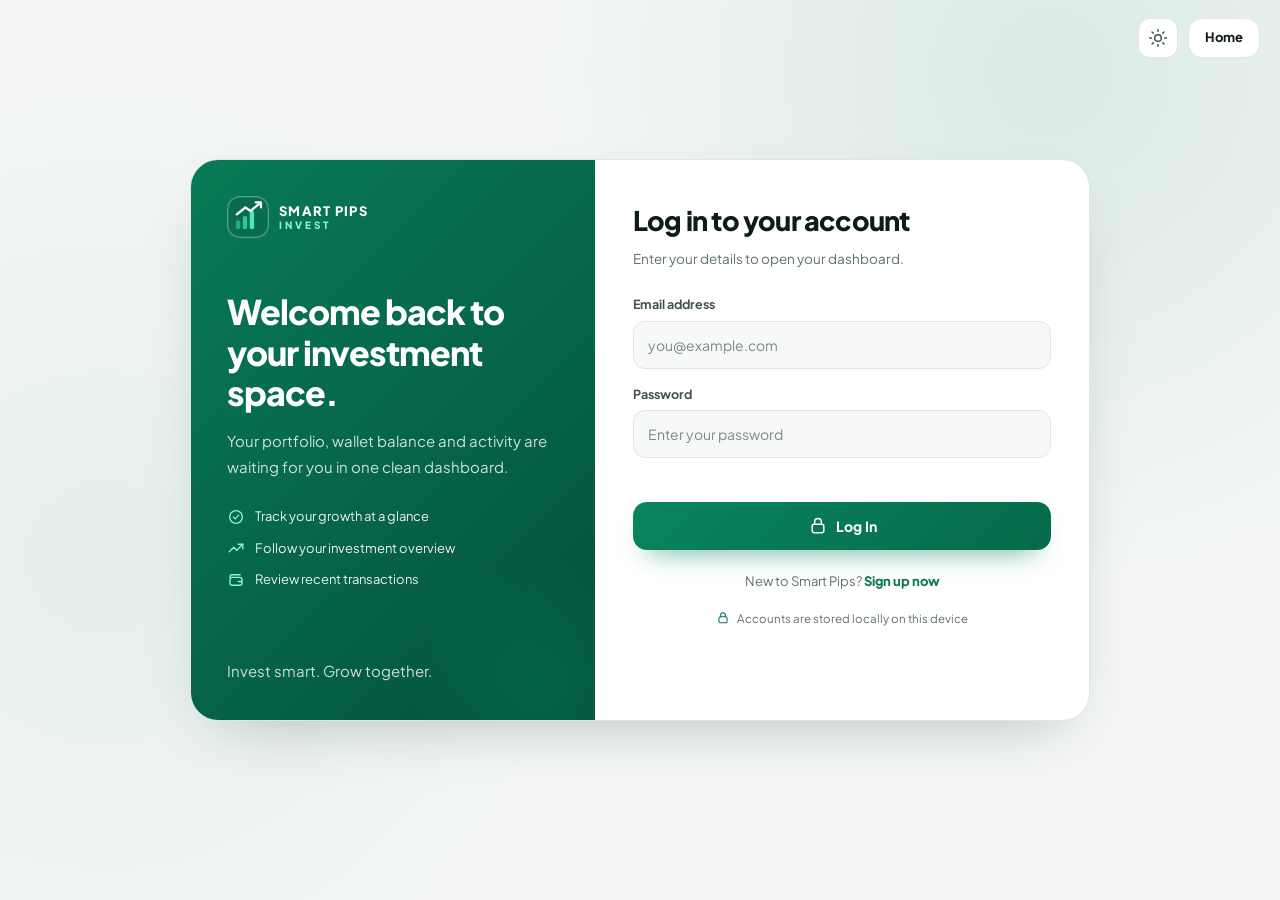
<file: login.html>
<!DOCTYPE html>
<html lang="en" data-theme="light">
<head>
  <meta charset="UTF-8">
  <meta name="viewport" content="width=device-width, initial-scale=1, viewport-fit=cover">
  <meta name="theme-color" content="#F3F6F5">
  <link rel="icon" type="image/svg+xml" href="images/smart-pips-logo.svg">
  <script>try{var t=localStorage.getItem("sp-theme");if(t==="dark"||t==="light")document.documentElement.setAttribute("data-theme",t)}catch(e){}</script>
  <title>Log In | Smart Pips Invest</title>
  <link rel="preconnect" href="https://fonts.googleapis.com">
  <link rel="preconnect" href="https://fonts.gstatic.com" crossorigin>
  <link rel="stylesheet" href="https://fonts.googleapis.com/css2?family=Plus+Jakarta+Sans:wght@400;500;600;700;800&display=swap">
  <link rel="stylesheet" href="site.css">
</head>
<body class="auth-page">
  <svg class="svg-defs" aria-hidden="true" focusable="false" xmlns="http://www.w3.org/2000/svg">
    <symbol id="i-check" viewBox="0 0 24 24">
      <circle cx="12" cy="12" r="8.5"/>
      <path d="m8.5 12 2.5 2.5 4.5-5"/>
    </symbol>
    <symbol id="i-chart" viewBox="0 0 24 24">
      <path d="m3 17 6-6 4 4 8-8"/>
      <path d="M15 7h6v6"/>
    </symbol>
    <symbol id="i-wallet" viewBox="0 0 24 24">
      <path d="M4 8.5V7a2 2 0 0 1 2-2h11.5"/>
      <rect x="4" y="8.5" width="16" height="10.5" rx="3"/>
      <path d="M15 14h5"/>
    </symbol>
    <symbol id="i-lock" viewBox="0 0 24 24">
      <rect x="5" y="10" width="14" height="10" rx="2.5"/>
      <path d="M8 10V7a4 4 0 0 1 8 0v3"/>
    </symbol>
    <symbol id="i-sun" viewBox="0 0 24 24">
      <circle cx="12" cy="12" r="4"/>
      <path d="M12 2v2M12 20v2M4.9 4.9l1.4 1.4M17.7 17.7l1.4 1.4M2 12h2M20 12h2M4.9 19.1l1.4-1.4M17.7 6.3l1.4-1.4"/>
    </symbol>
    <symbol id="i-moon" viewBox="0 0 24 24">
      <path d="M20 14.5A8.5 8.5 0 0 1 9.5 4 8.5 8.5 0 1 0 20 14.5Z"/>
    </symbol>
  </svg>

  <div class="auth-top">
    <button class="theme-toggle" type="button" data-theme-toggle aria-label="Switch color mode">
      <svg class="icon icon-sun"><use href="#i-sun"></use></svg>
      <svg class="icon icon-moon"><use href="#i-moon"></use></svg>
    </button>
    <a class="btn btn-outline btn-small" href="index.html">Home</a>
  </div>

  <div class="auth-layout">
    <aside class="auth-aside">
      <a class="brand" href="index.html" aria-label="Smart Pips Invest home">
        <span class="brand-mark"><img class="brand-logo" src="images/smart-pips-logo.svg" alt=""></span>
        <span class="brand-copy">
          <span class="brand-name">SMART PIPS</span>
          <span class="brand-sub">INVEST</span>
        </span>
      </a>
      <div>
        <h2>Welcome back to your investment space.</h2>
        <p>Your portfolio, wallet balance and activity are waiting for you in one clean dashboard.</p>
        <ul class="auth-bullets">
          <li><svg class="icon"><use href="#i-check"></use></svg> Track your growth at a glance</li>
          <li><svg class="icon"><use href="#i-chart"></use></svg> Follow your investment overview</li>
          <li><svg class="icon"><use href="#i-wallet"></use></svg> Review recent transactions</li>
        </ul>
      </div>
      <p>Invest smart. Grow together.</p>
    </aside>

    <section class="auth-form-side">
      <div class="auth-form-head">
        <h1>Log in to your account</h1>
        <p>Enter your details to open your dashboard.</p>
      </div>
      <form id="loginForm" novalidate>
        <div class="field">
          <label for="loginEmail">Email address</label>
          <input id="loginEmail" name="email" type="email" placeholder="you@example.com" autocomplete="email" required>
        </div>
        <div class="field">
          <label for="loginPassword">Password</label>
          <input id="loginPassword" name="password" type="password" placeholder="Enter your password" autocomplete="current-password" required>
        </div>
        <p class="form-error" id="loginError" role="alert" aria-live="polite"></p>
        <button class="btn btn-primary auth-submit" type="submit"><svg class="icon"><use href="#i-lock"></use></svg> Log In</button>
      </form>
      <p class="auth-switch">New to Smart Pips? <a href="signup.html">Sign up now</a></p>
      <p class="auth-footnote"><svg class="icon"><use href="#i-lock"></use></svg> Accounts are stored locally on this device</p>
    </section>
  </div>
  <script src="auth.js"></script>
</body>
</html>
</file>
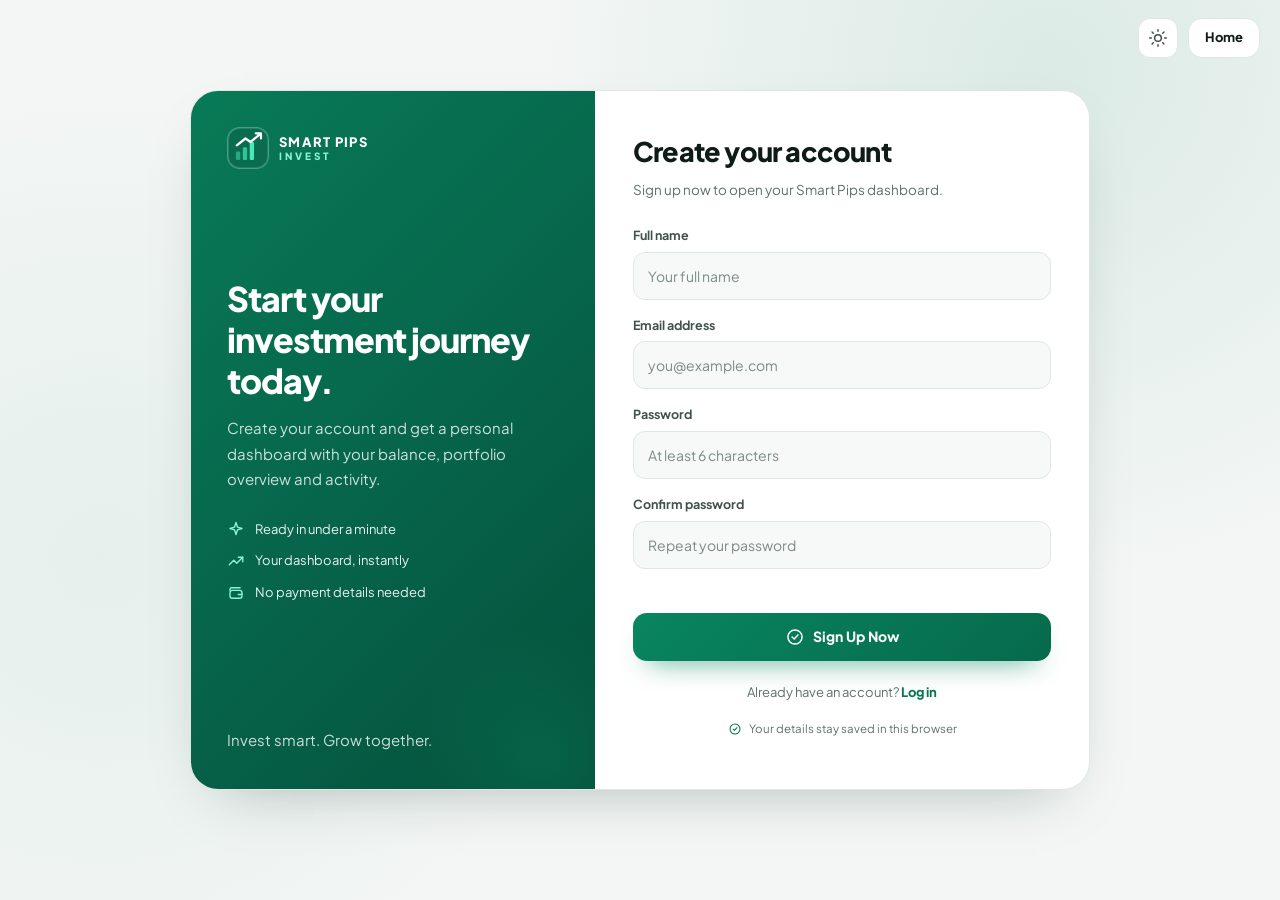
<file: signup.html>
<!DOCTYPE html>
<html lang="en" data-theme="light">
<head>
  <meta charset="UTF-8">
  <meta name="viewport" content="width=device-width, initial-scale=1, viewport-fit=cover">
  <meta name="theme-color" content="#F3F6F5">
  <link rel="icon" type="image/svg+xml" href="images/smart-pips-logo.svg">
  <script>try{var t=localStorage.getItem("sp-theme");if(t==="dark"||t==="light")document.documentElement.setAttribute("data-theme",t)}catch(e){}</script>
  <title>Sign Up | Smart Pips Invest</title>
  <link rel="preconnect" href="https://fonts.googleapis.com">
  <link rel="preconnect" href="https://fonts.gstatic.com" crossorigin>
  <link rel="stylesheet" href="https://fonts.googleapis.com/css2?family=Plus+Jakarta+Sans:wght@400;500;600;700;800&display=swap">
  <link rel="stylesheet" href="site.css">
</head>
<body class="auth-page">
  <svg class="svg-defs" aria-hidden="true" focusable="false" xmlns="http://www.w3.org/2000/svg">
    <symbol id="i-check" viewBox="0 0 24 24">
      <circle cx="12" cy="12" r="8.5"/>
      <path d="m8.5 12 2.5 2.5 4.5-5"/>
    </symbol>
    <symbol id="i-chart" viewBox="0 0 24 24">
      <path d="m3 17 6-6 4 4 8-8"/>
      <path d="M15 7h6v6"/>
    </symbol>
    <symbol id="i-wallet" viewBox="0 0 24 24">
      <path d="M4 8.5V7a2 2 0 0 1 2-2h11.5"/>
      <rect x="4" y="8.5" width="16" height="10.5" rx="3"/>
      <path d="M15 14h5"/>
    </symbol>
    <symbol id="i-spark" viewBox="0 0 24 24">
      <path d="m12 2 1.9 6.1L20 10l-6.1 1.9L12 18l-1.9-6.1L4 10l6.1-1.9z"/>
    </symbol>
    <symbol id="i-sun" viewBox="0 0 24 24">
      <circle cx="12" cy="12" r="4"/>
      <path d="M12 2v2M12 20v2M4.9 4.9l1.4 1.4M17.7 17.7l1.4 1.4M2 12h2M20 12h2M4.9 19.1l1.4-1.4M17.7 6.3l1.4-1.4"/>
    </symbol>
    <symbol id="i-moon" viewBox="0 0 24 24">
      <path d="M20 14.5A8.5 8.5 0 0 1 9.5 4 8.5 8.5 0 1 0 20 14.5Z"/>
    </symbol>
  </svg>

  <div class="auth-top">
    <button class="theme-toggle" type="button" data-theme-toggle aria-label="Switch color mode">
      <svg class="icon icon-sun"><use href="#i-sun"></use></svg>
      <svg class="icon icon-moon"><use href="#i-moon"></use></svg>
    </button>
    <a class="btn btn-outline btn-small" href="index.html">Home</a>
  </div>

  <div class="auth-layout">
    <aside class="auth-aside">
      <a class="brand" href="index.html" aria-label="Smart Pips Invest home">
        <span class="brand-mark"><img class="brand-logo" src="images/smart-pips-logo.svg" alt=""></span>
        <span class="brand-copy">
          <span class="brand-name">SMART PIPS</span>
          <span class="brand-sub">INVEST</span>
        </span>
      </a>
      <div>
        <h2>Start your investment journey today.</h2>
        <p>Create your account and get a personal dashboard with your balance, portfolio overview and activity.</p>
        <ul class="auth-bullets">
          <li><svg class="icon"><use href="#i-spark"></use></svg> Ready in under a minute</li>
          <li><svg class="icon"><use href="#i-chart"></use></svg> Your dashboard, instantly</li>
          <li><svg class="icon"><use href="#i-wallet"></use></svg> No payment details needed</li>
        </ul>
      </div>
      <p>Invest smart. Grow together.</p>
    </aside>

    <section class="auth-form-side">
      <div class="auth-form-head">
        <h1>Create your account</h1>
        <p>Sign up now to open your Smart Pips dashboard.</p>
      </div>
      <form id="signupForm" novalidate>
        <div class="field">
          <label for="signupName">Full name</label>
          <input id="signupName" name="name" type="text" placeholder="Your full name" autocomplete="name" required>
        </div>
        <div class="field">
          <label for="signupEmail">Email address</label>
          <input id="signupEmail" name="email" type="email" placeholder="you@example.com" autocomplete="email" required>
        </div>
        <div class="field">
          <label for="signupPassword">Password</label>
          <input id="signupPassword" name="password" type="password" placeholder="At least 6 characters" autocomplete="new-password" required>
        </div>
        <div class="field">
          <label for="signupConfirm">Confirm password</label>
          <input id="signupConfirm" name="confirm" type="password" placeholder="Repeat your password" autocomplete="new-password" required>
        </div>
        <p class="form-error" id="signupError" role="alert" aria-live="polite"></p>
        <button class="btn btn-primary auth-submit" type="submit"><svg class="icon"><use href="#i-check"></use></svg> Sign Up Now</button>
      </form>
      <p class="auth-switch">Already have an account? <a href="login.html">Log in</a></p>
      <p class="auth-footnote"><svg class="icon"><use href="#i-check"></use></svg> Your details stay saved in this browser</p>
    </section>
  </div>
  <script src="auth.js"></script>
</body>
</html>
</file>
<file: site.css>
:root {
  color-scheme: dark;
  --bg: #060D14;
  --bg-rgb: 6, 13, 20;
  --surface: #0D1822;
  --surface-2: #122130;
  --border: #1F3142;
  --text: #EDF2F6;
  --text-2: #A9B8C7;
  --muted: #8091A4;
  --green: #1FDDA4;
  --green-rgb: 31, 221, 164;
  --green-fill: linear-gradient(135deg, #1FDDA4, #00B987);
  --on-green: #03150F;
  --gold: #F2C14E;
  --gold-rgb: 242, 193, 78;
  --hero: linear-gradient(135deg, #07392C 0%, #07241F 52%, #06151B 100%);
  --danger: #FF7A85;
  --danger-rgb: 255, 122, 133;
  --shadow: 0 24px 60px -30px rgba(0, 0, 0, .8);
  --font: "Plus Jakarta Sans", "Inter", -apple-system, BlinkMacSystemFont, "Segoe UI", Roboto, sans-serif;
}

[data-theme="light"] {
  color-scheme: light;
  --bg: #F3F6F5;
  --bg-rgb: 243, 246, 245;
  --surface: #FFFFFF;
  --surface-2: #F6F9F8;
  --border: #E0E7E3;
  --text: #0E1B17;
  --text-2: #41524B;
  --muted: #5F7069;
  --green: #067550;
  --green-rgb: 8, 133, 95;
  --green-fill: linear-gradient(135deg, #08855F, #066A4B);
  --on-green: #FFFFFF;
  --gold: #8F5E00;
  --gold-rgb: 224, 163, 34;
  --hero: linear-gradient(135deg, #087A56 0%, #06634A 56%, #04503A 100%);
  --danger: #C23B4A;
  --danger-rgb: 194, 59, 74;
  --shadow: 0 24px 60px -32px rgba(14, 40, 30, .35);
}

*,
*::before,
*::after {
  box-sizing: border-box;
}

html {
  background: var(--bg);
  -webkit-text-size-adjust: 100%;
}

body {
  margin: 0;
  min-height: 100dvh;
  background:
    radial-gradient(circle at 82% 8%, rgba(var(--green-rgb), .1), transparent 32rem),
    radial-gradient(circle at 8% 62%, rgba(var(--green-rgb), .06), transparent 30rem),
    var(--bg);
  color: var(--text);
  font-family: var(--font);
  font-size: 15px;
  line-height: 1.5;
  -webkit-font-smoothing: antialiased;
  overflow-x: hidden;
  transition: background-color .25s, color .25s;
}

button,
input {
  font: inherit;
}

button {
  border: 0;
  background: none;
  color: inherit;
  cursor: pointer;
}

a {
  color: inherit;
  text-decoration: none;
}

h1,
h2,
h3,
p {
  margin-top: 0;
}

[hidden] {
  display: none !important;
}

:focus-visible {
  outline: 2px solid var(--green);
  outline-offset: 3px;
}

.icon {
  width: 20px;
  height: 20px;
  flex: none;
  fill: none;
  stroke: currentColor;
  stroke-width: 1.8;
  stroke-linecap: round;
  stroke-linejoin: round;
}

.svg-defs {
  position: absolute;
  width: 0;
  height: 0;
  overflow: hidden;
}

.site-header {
  position: sticky;
  top: 0;
  z-index: 20;
  display: flex;
  align-items: center;
  justify-content: space-between;
  gap: 16px;
  width: 100%;
  max-width: 1160px;
  margin: 0 auto;
  padding: 18px 22px;
  border-bottom: 1px solid var(--border);
  background: rgba(var(--bg-rgb), .86);
  -webkit-backdrop-filter: blur(16px);
  backdrop-filter: blur(16px);
}

.brand {
  display: inline-flex;
  align-items: center;
  gap: 10px;
}

.brand-mark {
  width: 42px;
  height: 42px;
  display: grid;
  place-items: center;
  border: 1px solid var(--border);
  border-radius: 13px;
  background: var(--surface);
  color: var(--text);
  box-shadow: var(--shadow);
}

.brand-logo {
  display: block;
  width: 38px;
  height: 38px;
}

.brand-copy {
  display: flex;
  flex-direction: column;
  gap: 2px;
  line-height: 1;
}

.brand-name {
  font-size: 13px;
  font-weight: 800;
  letter-spacing: .1em;
}

.brand-sub {
  color: var(--green);
  font-size: 10px;
  font-weight: 800;
  letter-spacing: .3em;
}

.header-right {
  display: flex;
  align-items: center;
  gap: 10px;
}

.header-link {
  color: var(--text-2);
  font-size: 13.5px;
  font-weight: 650;
  transition: color .2s;
}

.header-link:hover {
  color: var(--green);
}

.theme-toggle {
  width: 40px;
  height: 40px;
  display: grid;
  place-items: center;
  border: 1px solid var(--border);
  border-radius: 12px;
  background: var(--surface);
  color: var(--text-2);
  transition: color .2s, border-color .2s, transform .2s;
}

.theme-toggle:hover {
  color: var(--green);
  border-color: rgba(var(--green-rgb), .5);
  transform: translateY(-1px);
}

.theme-toggle .icon-moon {
  display: none;
}

[data-theme="dark"] .theme-toggle .icon-sun {
  display: none;
}

[data-theme="dark"] .theme-toggle .icon-moon {
  display: block;
}

.btn {
  display: inline-flex;
  align-items: center;
  justify-content: center;
  gap: 8px;
  min-height: 48px;
  padding: 0 22px;
  border-radius: 14px;
  font-size: 14px;
  font-weight: 750;
  transition: transform .18s, box-shadow .2s, border-color .2s, background .2s;
}

.btn:active {
  transform: scale(.97);
}

.btn-primary {
  background: var(--green-fill);
  color: var(--on-green);
  box-shadow: 0 14px 28px -16px rgba(var(--green-rgb), .9);
}

.btn-primary:hover {
  box-shadow: 0 18px 32px -14px rgba(var(--green-rgb), .9);
}

.btn-outline {
  border: 1px solid var(--border);
  background: var(--surface);
  color: var(--text);
}

.btn-outline:hover {
  border-color: rgba(var(--green-rgb), .6);
}

.btn-small {
  min-height: 40px;
  padding: 0 16px;
  font-size: 13px;
}

.site-main {
  width: 100%;
  max-width: 1160px;
  margin: 0 auto;
  padding: 0 22px 72px;
}

.hero {
  display: grid;
  grid-template-columns: minmax(0, 1.05fr) minmax(0, .95fr);
  align-items: center;
  gap: 56px;
  padding: 76px 0 68px;
}

.eyebrow {
  display: inline-flex;
  align-items: center;
  gap: 8px;
  margin-bottom: 20px;
  padding: 7px 13px;
  border: 1px solid rgba(var(--green-rgb), .3);
  border-radius: 999px;
  background: rgba(var(--green-rgb), .08);
  color: var(--green);
  font-size: 12px;
  font-weight: 750;
  letter-spacing: .02em;
}

.eyebrow .icon {
  width: 15px;
  height: 15px;
}

.hero h1 {
  margin-bottom: 18px;
  font-size: clamp(38px, 5.4vw, 62px);
  font-weight: 800;
  letter-spacing: -.04em;
  line-height: 1.07;
}

.hero h1 span {
  color: var(--green);
}

.hero-lead {
  max-width: 520px;
  margin-bottom: 30px;
  color: var(--text-2);
  font-size: 16px;
  line-height: 1.75;
}

.hero-actions {
  display: flex;
  flex-wrap: wrap;
  gap: 12px;
  margin-bottom: 20px;
}

.hero-note {
  display: flex;
  align-items: center;
  gap: 8px;
  color: var(--muted);
  font-size: 12.5px;
}

.hero-note .icon {
  width: 16px;
  height: 16px;
  color: var(--green);
}

.hero-visual {
  position: relative;
  padding: 18px;
  border: 1px solid var(--border);
  border-radius: 30px;
  background: var(--surface);
  box-shadow: var(--shadow);
  transform: rotate(1.2deg);
}

.hero-visual::before {
  content: "";
  position: absolute;
  inset: -18px -18px auto auto;
  z-index: -1;
  width: 180px;
  height: 180px;
  border-radius: 50%;
  background: radial-gradient(circle, rgba(var(--green-rgb), .2), transparent 68%);
}

.forex-head {
  display: flex;
  align-items: center;
  justify-content: space-between;
  gap: 12px;
  padding: 4px 4px 14px;
}

.forex-pair {
  display: flex;
  align-items: center;
  gap: 12px;
}

.pair-flags {
  display: flex;
  align-items: center;
}

.pair-flag {
  width: 32px;
  height: 32px;
  display: grid;
  place-items: center;
  border: 2px solid var(--surface);
  border-radius: 50%;
  background: var(--surface-2);
  color: var(--text-2);
  font-size: 9.5px;
  font-weight: 800;
}

.pair-flag + .pair-flag {
  margin-left: -11px;
}

.forex-pair-name {
  display: block;
  color: var(--text);
  font-size: 15px;
  font-weight: 800;
  letter-spacing: -.01em;
}

.forex-pair-sub {
  display: block;
  margin-top: 1px;
  color: var(--muted);
  font-size: 11.5px;
}

.forex-badge {
  padding: 6px 10px;
  border: 1px solid rgba(var(--green-rgb), .3);
  border-radius: 999px;
  background: rgba(var(--green-rgb), .08);
  color: var(--green);
  font-size: 10.5px;
  font-weight: 800;
  letter-spacing: .08em;
  text-transform: uppercase;
}

.forex-chart {
  position: relative;
  overflow: hidden;
  border: 1px solid var(--border);
  border-radius: 18px;
  background: var(--surface-2);
}

.forex-chart img {
  display: block;
  width: 100%;
  height: 190px;
}

.forex-chart .real-chart {
  object-fit: contain;
  padding: 8px;
}

.forex-axis {
  display: flex;
  align-items: center;
  justify-content: space-between;
  padding: 0 10px 10px;
  color: var(--muted);
  font-size: 10px;
  font-weight: 600;
}

.forex-footer {
  display: flex;
  align-items: center;
  justify-content: space-between;
  gap: 10px;
  margin-top: 12px;
}

.timeframe-group {
  display: flex;
  gap: 6px;
}

.timeframe {
  padding: 6px 10px;
  border: 1px solid var(--border);
  border-radius: 9px;
  color: var(--muted);
  font-size: 11px;
  font-weight: 700;
}

.timeframe.is-active {
  border-color: rgba(var(--green-rgb), .5);
  background: rgba(var(--green-rgb), .1);
  color: var(--green);
}

.stats-strip {
  display: grid;
  grid-template-columns: repeat(3, minmax(0, 1fr));
  gap: 14px;
  padding: 26px 0 8px;
  border-top: 1px solid var(--border);
}

.stat {
  padding: 18px;
  border: 1px solid var(--border);
  border-radius: 18px;
  background: var(--surface);
}

.stat strong {
  display: block;
  margin-bottom: 4px;
  font-size: 22px;
  font-weight: 800;
  letter-spacing: -.02em;
}

.stat span {
  color: var(--muted);
  font-size: 12.5px;
}

.features {
  padding: 64px 0 8px;
}

.section-label {
  margin-bottom: 10px;
  color: var(--green);
  font-size: 12px;
  font-weight: 800;
  letter-spacing: .12em;
  text-transform: uppercase;
}

.features h2,
.cta-card h2 {
  margin-bottom: 12px;
  font-size: clamp(26px, 3.4vw, 36px);
  font-weight: 800;
  letter-spacing: -.03em;
}

.section-intro {
  max-width: 560px;
  margin-bottom: 28px;
  color: var(--text-2);
  line-height: 1.7;
}

.feature-grid {
  display: grid;
  grid-template-columns: repeat(3, minmax(0, 1fr));
  gap: 16px;
}

.feature-card {
  padding: 24px;
  border: 1px solid var(--border);
  border-radius: 22px;
  background: var(--surface);
  box-shadow: var(--shadow);
  transition: transform .2s, border-color .2s;
}

.feature-card:hover {
  transform: translateY(-4px);
  border-color: rgba(var(--green-rgb), .45);
}

.feature-icon {
  width: 44px;
  height: 44px;
  display: grid;
  place-items: center;
  margin-bottom: 18px;
  border-radius: 14px;
  background: rgba(var(--green-rgb), .12);
  color: var(--green);
}

.feature-icon .icon {
  width: 22px;
  height: 22px;
}

.feature-card h3 {
  margin-bottom: 8px;
  font-size: 16px;
  font-weight: 750;
}

.feature-card p {
  margin: 0;
  color: var(--text-2);
  font-size: 13.5px;
  line-height: 1.7;
}

.cta-card {
  position: relative;
  overflow: hidden;
  margin-top: 64px;
  padding: 48px;
  border: 1px solid rgba(var(--green-rgb), .2);
  border-radius: 28px;
  background: var(--hero);
  color: #fff;
  text-align: center;
}

.cta-card::after {
  content: "";
  position: absolute;
  right: -80px;
  bottom: -120px;
  width: 300px;
  height: 300px;
  border-radius: 50%;
  background: radial-gradient(circle, rgba(var(--green-rgb), .28), transparent 70%);
  pointer-events: none;
}

.cta-card > * {
  position: relative;
  z-index: 1;
}

.cta-card p {
  max-width: 520px;
  margin: 0 auto 24px;
  color: rgba(255, 255, 255, .85);
}

.cta-card .btn-primary {
  background: #FFFFFF;
  color: #04503A;
}

.site-footer {
  width: 100%;
  max-width: 1160px;
  margin: 0 auto;
  padding: 24px 22px 40px;
  border-top: 1px solid var(--border);
  color: var(--muted);
  font-size: 12.5px;
  text-align: center;
}

.auth-page {
  display: grid;
  place-items: center;
  padding: 28px 18px 48px;
}

.auth-top {
  position: absolute;
  top: 18px;
  right: 20px;
  display: flex;
  align-items: center;
  gap: 10px;
}

.auth-layout {
  display: grid;
  grid-template-columns: minmax(0, .9fr) minmax(0, 1.1fr);
  width: 100%;
  max-width: 900px;
  overflow: hidden;
  border: 1px solid var(--border);
  border-radius: 28px;
  background: var(--surface);
  box-shadow: var(--shadow);
}

.auth-aside {
  position: relative;
  display: flex;
  flex-direction: column;
  justify-content: space-between;
  min-height: 560px;
  overflow: hidden;
  padding: 36px;
  background: var(--hero);
  color: #fff;
}

.auth-aside::after {
  content: "";
  position: absolute;
  right: -90px;
  bottom: -110px;
  width: 280px;
  height: 280px;
  border-radius: 50%;
  background: radial-gradient(circle, rgba(var(--green-rgb), .3), transparent 68%);
  pointer-events: none;
}

.auth-aside > * {
  position: relative;
  z-index: 1;
}

.auth-aside .brand {
  color: #fff;
}

.auth-aside .brand-mark {
  border-color: rgba(255, 255, 255, .2);
  background: rgba(255, 255, 255, .1);
  color: #fff;
  box-shadow: none;
}

.auth-aside .brand-sub {
  color: #8BF5D3;
}

.auth-aside h2 {
  margin-bottom: 14px;
  font-size: clamp(26px, 3vw, 34px);
  font-weight: 800;
  letter-spacing: -.03em;
  line-height: 1.2;
}

.auth-aside p {
  margin-bottom: 0;
  color: rgba(255, 255, 255, .8);
  line-height: 1.7;
}

.auth-bullets {
  display: grid;
  gap: 12px;
  margin-top: 28px;
  padding: 0;
  list-style: none;
}

.auth-bullets li {
  display: flex;
  align-items: center;
  gap: 10px;
  color: rgba(255, 255, 255, .92);
  font-size: 13px;
}

.auth-bullets .icon {
  width: 18px;
  height: 18px;
  color: #8BF5D3;
}

.auth-form-side {
  padding: 40px 38px;
}

.auth-form-head {
  margin-bottom: 26px;
}

.auth-form-head h1 {
  margin-bottom: 8px;
  font-size: 27px;
  font-weight: 800;
  letter-spacing: -.03em;
}

.auth-form-head p {
  margin: 0;
  color: var(--muted);
  font-size: 13.5px;
}

.field {
  margin-bottom: 16px;
}

.field label {
  display: block;
  margin-bottom: 7px;
  color: var(--text-2);
  font-size: 12.5px;
  font-weight: 700;
}

.field input {
  width: 100%;
  height: 48px;
  padding: 0 14px;
  border: 1px solid var(--border);
  border-radius: 12px;
  background: var(--surface-2);
  color: var(--text);
  font-size: 14px;
  outline: none;
  transition: border-color .2s, box-shadow .2s;
}

.field input::placeholder {
  color: var(--muted);
  opacity: .8;
}

.field input:focus {
  border-color: var(--green);
  box-shadow: 0 0 0 3px rgba(var(--green-rgb), .12);
}

.form-error {
  min-height: 20px;
  margin: 0 0 8px;
  color: var(--danger);
  font-size: 12.5px;
  font-weight: 600;
}

.auth-submit {
  width: 100%;
}

.auth-switch {
  margin: 22px 0 0;
  color: var(--muted);
  font-size: 13px;
  text-align: center;
}

.auth-switch a {
  color: var(--green);
  font-weight: 750;
}

.auth-switch a:hover {
  text-decoration: underline;
}

.auth-footnote {
  display: flex;
  align-items: center;
  justify-content: center;
  gap: 7px;
  margin-top: 18px;
  color: var(--muted);
  font-size: 11.5px;
}

.auth-footnote .icon {
  width: 14px;
  height: 14px;
  color: var(--green);
}

@media (max-width: 900px) {
  .hero {
    grid-template-columns: 1fr;
    gap: 42px;
    padding: 52px 0 48px;
  }

  .hero-visual {
    max-width: 540px;
    transform: none;
  }

  .feature-grid {
    grid-template-columns: 1fr;
  }
}

@media (max-width: 720px) {
  .site-header {
    padding: 14px 16px;
  }

  .header-link {
    display: none;
  }

  .site-main {
    padding: 0 16px 56px;
  }

  .stats-strip {
    grid-template-columns: 1fr;
  }

  .features {
    padding-top: 48px;
  }

  .cta-card {
    margin-top: 48px;
    padding: 36px 22px;
  }

  .auth-layout {
    grid-template-columns: 1fr;
    max-width: 460px;
    border-radius: 24px;
  }

  .auth-aside {
    min-height: 0;
    padding: 26px 24px;
  }

  .auth-aside h2 {
    font-size: 22px;
  }

  .auth-aside p,
  .auth-bullets {
    display: none;
  }

  .auth-form-side {
    padding: 28px 22px 30px;
  }
}

@media (max-width: 420px) {
  .brand-name {
    font-size: 11.5px;
  }

  .hero h1 {
    font-size: 36px;
  }

  .hero-actions .btn {
    width: 100%;
  }

  .btn-small {
    padding: 0 12px;
    font-size: 12px;
  }
}
</file>
<file: admin.css>
:root {
  --bg: #0D1822;
  --surface: #152431;
  --surface-2: #1B2E3E;
  --border: rgba(255, 255, 255, .1);
  --text: #F2F6F8;
  --text-2: #B7C4CD;
  --muted: #8496A4;
  --green: #43E3AD;
  --green-rgb: 67, 227, 173;
  --gold: #F2C14E;
  --red: #FF7D85;
  --red-rgb: 255, 125, 133;
  --shadow: 0 18px 50px rgba(0, 0, 0, .26);
  --radius: 22px;
  --input-bg: rgba(255, 255, 255, .04);
  --soft: rgba(255, 255, 255, .05);
  --softer: rgba(255, 255, 255, .025);
  --sidebar-bg: rgba(12, 22, 30, .88);
  --topbar-bg: rgba(13, 24, 34, .78);
}

html[data-theme="light"] {
  --bg: #F3F6F5;
  --surface: #FFFFFF;
  --surface-2: #F4F7F6;
  --border: rgba(15, 35, 45, .12);
  --text: #0D1822;
  --text-2: #4B5F6B;
  --muted: #728691;
  --green: #0E9F79;
  --green-rgb: 14, 159, 121;
  --gold: #B67A0F;
  --red: #D64550;
  --red-rgb: 214, 69, 80;
  --shadow: 0 18px 50px rgba(15, 35, 45, .1);
  --input-bg: #F4F7F6;
  --soft: rgba(13, 24, 34, .05);
  --softer: rgba(13, 24, 34, .025);
  --sidebar-bg: rgba(255, 255, 255, .9);
  --topbar-bg: rgba(243, 246, 245, .82);
}

* { box-sizing: border-box; }
[hidden] { display: none !important; }

html[data-theme="dark"] { color-scheme: dark; }
html[data-theme="light"] { color-scheme: light; }

body {
  margin: 0;
  min-height: 100vh;
  background: radial-gradient(circle at top right, rgba(67, 227, 173, .08), transparent 36%), var(--bg);
  color: var(--text);
  font-family: Inter, ui-sans-serif, system-ui, -apple-system, BlinkMacSystemFont, "Segoe UI", sans-serif;
  font-size: 14px;
}

button, input, select { font: inherit; }
button { cursor: pointer; }
a { color: inherit; text-decoration: none; }

.svg-defs { position: absolute; width: 0; height: 0; overflow: hidden; }

.icon {
  width: 18px;
  height: 18px;
  fill: none;
  stroke: currentColor;
  stroke-width: 1.9;
  stroke-linecap: round;
  stroke-linejoin: round;
  flex: none;
}

.auth-screen {
  display: grid;
  min-height: 100vh;
  place-items: center;
  padding: 24px;
}

.auth-card {
  width: min(100%, 420px);
  padding: 28px;
  border: 1px solid var(--border);
  border-radius: 24px;
  background: var(--surface);
  box-shadow: var(--shadow);
}

.auth-logo { display: block; width: 52px; height: 52px; margin-bottom: 18px; }
.auth-card h1 { margin: 0; font-size: 23px; letter-spacing: -.02em; }
.auth-card > p:not(.form-error) { margin: 8px 0 22px; color: var(--text-2); line-height: 1.5; }

.auth-card label,
.admin-form label {
  display: grid;
  gap: 7px;
  margin-bottom: 14px;
  color: var(--text-2);
  font-size: 12.5px;
  font-weight: 600;
}

.auth-card input,
.admin-form input,
.admin-form select,
textarea,
.search {
  width: 100%;
  min-height: 44px;
  padding: 10px 13px;
  border: 1px solid var(--border);
  border-radius: 12px;
  outline: none;
  background: var(--input-bg);
  color: var(--text);
}

.auth-card input:focus,
.admin-form input:focus,
.admin-form select:focus,
textarea:focus,
.search:focus { border-color: rgba(var(--green-rgb), .6); box-shadow: 0 0 0 3px rgba(var(--green-rgb), .1); }

.auth-card input::placeholder,
.admin-form input::placeholder,
textarea::placeholder,
.search::placeholder { color: #6F8290; }

textarea { resize: vertical; line-height: 1.5; }

.form-error {
  min-height: 18px;
  margin: 6px 0 12px;
  color: var(--red);
  font-size: 12px;
}

.auth-back { display: block; margin-top: 18px; color: var(--muted); text-align: center; font-size: 12px; }
.auth-back:hover { color: var(--green); }

.btn {
  display: inline-flex;
  align-items: center;
  justify-content: center;
  gap: 7px;
  min-height: 40px;
  padding: 0 14px;
  border: 1px solid transparent;
  border-radius: 11px;
  font-size: 12.5px;
  font-weight: 800;
  transition: transform .18s ease, filter .18s ease, background .18s ease;
}

.btn:hover { transform: translateY(-1px); }
.btn:active { transform: translateY(0); }
.btn-primary { background: var(--green); color: #06231C; }
.btn-primary:hover { filter: brightness(1.06); }
.btn-ghost { border-color: var(--border); background: var(--soft); color: var(--text-2); }
.btn-ghost:hover { color: var(--text); }
.btn-danger { background: rgba(var(--red-rgb), .13); color: var(--red); }
.btn-danger:hover { background: rgba(var(--red-rgb), .2); }
.btn-small { min-height: 32px; padding: 0 10px; font-size: 11px; }

.admin-app { display: grid; grid-template-columns: 230px minmax(0, 1fr); min-height: 100vh; }

.admin-menu-toggle { display: none; }
.admin-menu-close { display: none; }
.admin-menu-backdrop { display: none; }

.admin-sidebar {
  position: sticky;
  top: 0;
  display: flex;
  flex-direction: column;
  height: 100vh;
  padding: 22px 14px;
  border-right: 1px solid var(--border);
  background: var(--sidebar-bg);
}

.admin-brand { display: flex; align-items: center; gap: 10px; padding: 0 8px 22px; }
.admin-brand img { width: 34px; height: 34px; }
.admin-brand span { display: grid; line-height: 1.15; }
.admin-brand strong { font-size: 12px; letter-spacing: .08em; }
.admin-brand small { margin-top: 3px; color: var(--green); font-size: 9px; font-weight: 800; letter-spacing: .12em; text-transform: uppercase; }

.admin-nav { display: grid; gap: 4px; }

.admin-nav-item,
.admin-logout {
  display: flex;
  align-items: center;
  gap: 10px;
  width: 100%;
  min-height: 42px;
  padding: 0 12px;
  border: 0;
  border-radius: 11px;
  background: transparent;
  color: var(--text-2);
  text-align: left;
  font-size: 12.5px;
  font-weight: 700;
}

.admin-nav-item:hover,
.admin-logout:hover { background: var(--soft); color: var(--text); }
.admin-nav-item.is-active { background: rgba(var(--green-rgb), .12); color: var(--green); }
.admin-theme {
  margin-top: auto;
  padding: 12px 8px 4px;
  border-top: 1px solid var(--border);
}

.admin-theme-label {
  display: block;
  margin-bottom: 8px;
  color: var(--muted);
  font-size: 9.5px;
  font-weight: 800;
  letter-spacing: .12em;
  text-transform: uppercase;
}

.admin-theme-buttons { display: grid; gap: 4px; }

.admin-theme-button {
  display: flex;
  align-items: center;
  gap: 9px;
  width: 100%;
  min-height: 36px;
  padding: 0 10px;
  border: 1px solid transparent;
  border-radius: 10px;
  background: transparent;
  color: var(--text-2);
  font-size: 12px;
  font-weight: 700;
}

.admin-theme-button:hover { background: var(--soft); color: var(--text); }
.admin-theme-button.is-selected { border-color: rgba(var(--green-rgb), .28); background: rgba(var(--green-rgb), .12); color: var(--green); }
.admin-theme-button .icon { width: 16px; height: 16px; }

.admin-logout { margin-top: 8px; color: var(--red); }

.admin-body { min-width: 0; }
.admin-topbar {
  display: flex;
  align-items: center;
  justify-content: space-between;
  gap: 16px;
  min-height: 72px;
  padding: 0 28px;
  border-bottom: 1px solid var(--border);
  background: var(--topbar-bg);
  backdrop-filter: blur(12px);
}
.admin-topbar h1 { margin: 0; font-size: 18px; letter-spacing: -.01em; }
.top-link { color: var(--green); font-size: 12px; font-weight: 700; }
.top-link:hover { text-decoration: underline; }
.admin-main { display: grid; gap: 18px; padding: 24px 28px 40px; }

.stat-grid { display: grid; grid-template-columns: repeat(auto-fit, minmax(180px, 1fr)); gap: 14px; }
.stat-card {
  display: grid;
  gap: 7px;
  padding: 18px;
  border: 1px solid var(--border);
  border-radius: var(--radius);
  background: linear-gradient(145deg, rgba(242, 193, 78, .12), var(--softer) 48%);
  box-shadow: var(--shadow);
}
.stat-card > span { color: var(--muted); font-size: 11px; font-weight: 800; letter-spacing: .04em; text-transform: uppercase; }
.stat-card strong { font-size: 22px; letter-spacing: -.02em; font-variant-numeric: tabular-nums; }
.stat-card small { color: var(--text-2); font-size: 11px; }

.panel { padding: 20px; border: 1px solid var(--border); border-radius: var(--radius); background: var(--surface); box-shadow: var(--shadow); }
.panel-head { display: flex; align-items: center; justify-content: space-between; gap: 12px; margin-bottom: 16px; }
.panel-head h2 { margin: 0; font-size: 15px; letter-spacing: -.01em; }
.muted { color: var(--muted); font-size: 12px; }

.admin-form { display: grid; grid-template-columns: repeat(2, minmax(0, 1fr)); gap: 0 14px; }
.admin-form label { margin-bottom: 12px; }
.admin-form .form-error,
.admin-form .btn { grid-column: 1 / -1; }
.admin-form .check-label { display: flex; align-items: center; gap: 9px; align-self: end; min-height: 44px; margin-bottom: 12px; }
.check-label input { width: 17px; min-height: 17px; accent-color: var(--green); }
.inline-form { grid-template-columns: 2fr 1fr auto; align-items: end; }
.inline-form .form-error { margin-top: -4px; }

.table-wrap { overflow-x: auto; }
table { width: 100%; border-collapse: collapse; min-width: 620px; }
th, td { padding: 12px 10px; border-bottom: 1px solid var(--border); text-align: left; vertical-align: middle; }
th { color: var(--muted); font-size: 10.5px; font-weight: 800; letter-spacing: .05em; text-transform: uppercase; }
td { color: var(--text-2); font-size: 12.5px; }
tbody tr:last-child td { border-bottom: 0; }
td strong { display: block; color: var(--text); font-size: 13px; }
td small { display: block; margin-top: 3px; color: var(--muted); font-size: 10.5px; }
td.num { white-space: nowrap; font-variant-numeric: tabular-nums; }

.badge { display: inline-flex; align-items: center; min-height: 23px; padding: 0 9px; border-radius: 999px; font-size: 10px; font-weight: 800; text-transform: capitalize; }
.badge.active, .badge.completed { background: rgba(var(--green-rgb), .12); color: var(--green); }
.badge.pending { background: rgba(242, 193, 78, .14); color: var(--gold); }
.badge.rejected, .badge.suspended, .badge.inactive { background: rgba(var(--red-rgb), .12); color: var(--red); }

.row-actions { display: flex; flex-wrap: wrap; gap: 6px; }
.empty-row td { padding: 30px 10px; color: var(--muted); text-align: center; }

.log-list { display: grid; gap: 8px; }
.log-entry { display: flex; align-items: center; gap: 12px; padding: 11px 12px; border: 1px solid var(--border); border-radius: 12px; background: var(--softer); }
.log-entry .icon { color: var(--green); }
.log-entry span { flex: 1; color: var(--text-2); font-size: 12px; }
.log-entry time { color: var(--muted); font-size: 10.5px; white-space: nowrap; }

.modal { position: fixed; inset: 0; z-index: 50; display: grid; place-items: center; padding: 20px; background: rgba(4, 10, 15, .72); backdrop-filter: blur(4px); }
.modal-card { position: relative; width: min(100%, 540px); max-height: 86vh; overflow-y: auto; padding: 24px; border: 1px solid var(--border); border-radius: 22px; background: var(--surface); box-shadow: var(--shadow); }
.modal-card h2 { margin: 0 0 18px; font-size: 18px; }
.modal-close { position: absolute; top: 16px; right: 16px; display: grid; width: 32px; height: 32px; place-items: center; border: 1px solid var(--border); border-radius: 9px; background: transparent; color: var(--text-2); }
.modal-close:hover { color: var(--text); }
.detail-grid { display: grid; grid-template-columns: repeat(2, minmax(0, 1fr)); gap: 10px; margin-bottom: 18px; }
.detail { padding: 12px; border: 1px solid var(--border); border-radius: 12px; background: var(--softer); }
.detail span { display: block; color: var(--muted); font-size: 10px; font-weight: 800; letter-spacing: .04em; text-transform: uppercase; }
.detail strong { display: block; margin-top: 5px; font-size: 14px; font-variant-numeric: tabular-nums; }
.support-reply { padding: 12px; border-left: 3px solid var(--green); border-radius: 0 10px 10px 0; background: rgba(var(--green-rgb), .07); }
.support-reply strong { display: block; margin-bottom: 5px; color: var(--green); font-size: 11px; }
.support-reply p { margin: 0; color: var(--text-2); font-size: 12.5px; line-height: 1.6; white-space: pre-wrap; }
.modal-divider { height: 1px; margin: 20px 0; background: var(--border); }
.modal-actions { display: flex; flex-wrap: wrap; gap: 8px; }

.toast { position: fixed; right: 20px; bottom: 20px; z-index: 60; max-width: min(360px, calc(100vw - 40px)); padding: 12px 15px; border: 1px solid rgba(var(--green-rgb), .35); border-radius: 12px; background: #123027; color: var(--green); box-shadow: var(--shadow); font-size: 12.5px; font-weight: 700; opacity: 0; pointer-events: none; transform: translateY(12px); transition: opacity .2s ease, transform .2s ease; }
.toast.show { opacity: 1; transform: translateY(0); }

@media (max-width: 900px) {
  .admin-app { grid-template-columns: 190px minmax(0, 1fr); }
  .admin-sidebar { padding: 14px 10px; }
  .admin-topbar { padding: 0 16px; }
  .admin-main { padding: 18px 16px 32px; }
}

@media (max-width: 620px) {
  .auth-card { padding: 22px; }
  .admin-app { grid-template-columns: minmax(0, 1fr); height: 100vh; height: 100dvh; min-height: 0; overflow: hidden; }
  .admin-sidebar {
    position: fixed;
    inset: 0 auto 0 0;
    z-index: 43;
    width: min(260px, 84vw);
    height: 100vh;
    height: 100dvh;
    padding: 18px 14px;
    align-items: stretch;
    overflow-y: auto;
    box-shadow: 12px 0 32px -18px rgba(3, 20, 14, .7);
    transform: translateX(-105%);
    visibility: hidden;
    pointer-events: none;
    transition: transform .22s ease, visibility .22s ease;
  }
  .admin-app.is-menu-open .admin-sidebar { transform: translateX(0); visibility: visible; pointer-events: auto; }
  .admin-sidebar .icon { display: none; }
  .admin-menu-close { display: grid; place-items: center; align-self: flex-end; width: 32px; height: 32px; margin: 0 0 8px auto; padding: 0; border: 1px solid var(--border); border-radius: 9px; background: var(--soft); color: var(--text-2); font-size: 20px; line-height: 1; }
  .admin-brand { justify-content: flex-start; padding: 0 8px 22px; }
  .admin-nav { width: 100%; }
  .admin-nav-item,
  .admin-theme-button,
  .admin-logout { justify-content: flex-start; padding: 0 12px; }
  .admin-theme { width: 100%; padding: 12px 8px 4px; }
  .admin-theme-button { min-height: 36px; }
  .admin-menu-toggle { display: grid; place-items: center; flex: 0 0 38px; width: 38px; height: 38px; min-height: 0; padding: 0; border: 1px solid var(--border); border-radius: 11px; background: var(--soft); color: var(--text); }
  .admin-menu-toggle .icon { width: 18px; height: 18px; }
  .admin-body { display: flex; flex-direction: column; height: 100vh; height: 100dvh; min-height: 0; overflow: hidden; }
  .admin-topbar { position: relative; z-index: 42; flex: 0 0 auto; gap: 10px; padding: 0 12px; }
  .admin-topbar h1 { flex: 1; min-width: 0; font-size: 16px; }
  .top-link { font-size: 11px; white-space: nowrap; }
  .admin-main { flex: 1; width: 100%; min-width: 0; min-height: 0; overflow: hidden; padding: 14px 12px 18px; }
  .admin-section.is-active { display: flex; flex-direction: column; gap: 14px; width: 100%; min-width: 0; height: 100%; min-height: 0; }
  .admin-menu-backdrop:not([hidden]) { display: block; position: fixed; inset: 0; z-index: 41; background: rgba(5, 20, 15, .42); }
  .panel { width: 100%; min-width: 0; padding: 14px; }
  .panel-head { align-items: flex-start; flex-direction: column; margin-bottom: 12px; }
  .panel-fixed { display: flex; flex: 0 0 auto; flex-direction: column; max-height: 58%; overflow: hidden; }
  .panel-fixed > .panel-head { flex: 0 0 auto; flex-direction: row; align-items: center; margin-bottom: 10px; }
  .panel-fixed > .admin-form { min-height: 0; overflow-y: auto; }
  .panel-scroll { display: flex; flex: 1 1 auto; flex-direction: column; min-height: 160px; overflow: hidden; }
  .panel-scroll > .panel-head { flex: 0 0 auto; }
  .panel-scroll > .table-wrap,
  .panel-scroll > .log-list { flex: 1; width: 100%; min-width: 0; min-height: 0; overflow: auto; }
  .panel-scroll > .table-wrap { overscroll-behavior: contain; -webkit-overflow-scrolling: touch; scrollbar-width: thin; }
  .panel-scroll > .table-wrap::-webkit-scrollbar { width: 6px; height: 6px; }
  .panel-scroll > .table-wrap::-webkit-scrollbar-thumb { border-radius: 999px; background: var(--border); }
  .panel-scroll th { position: sticky; top: 0; z-index: 1; background: var(--surface); }
  .table-panel > .panel-head { flex-direction: row; align-items: center; flex-wrap: wrap; }
  .table-panel > .panel-head::after { content: "Swipe →"; margin-left: auto; color: var(--muted); font-size: 10px; font-weight: 700; white-space: nowrap; }
  .admin-scroll-stack { display: grid; flex: 1; min-height: 0; overflow-y: auto; align-content: start; gap: 14px; padding-right: 2px; }
  .stat-grid { grid-template-columns: repeat(2, minmax(0, 1fr)); gap: 10px; }
  .stat-card { gap: 4px; padding: 12px; }
  .stat-card strong { font-size: 18px; }
  .stat-card small { font-size: 10px; }
  .admin-form, .inline-form, .detail-grid { grid-template-columns: 1fr; }
  #planForm, #adminSettingsForm { grid-template-columns: repeat(2, minmax(0, 1fr)); column-gap: 10px; }
  #planForm label,
  #adminSettingsForm label,
  #manualDepositForm label { margin-bottom: 8px; }
  #planForm input,
  #adminSettingsForm input,
  #manualDepositForm input,
  #manualDepositForm select { min-height: 40px; padding: 8px 10px; }
  #planForm .check-label,
  #adminSettingsForm .form-error,
  #adminSettingsForm .btn,
  #planForm .form-error,
  #planForm .btn,
  #manualDepositForm .form-error,
  #manualDepositForm .btn { grid-column: 1 / -1; }
  #planForm .btn,
  #adminSettingsForm .btn,
  #manualDepositForm .btn { min-height: 38px; }
  #planForm .check-label { min-height: 36px; margin-bottom: 8px; }
  #manualDepositForm .form-error { margin-top: 0; }
  .search { max-width: 100%; }
}
</file>
<file: dashboard.css>
/* ==========================================================================
   Smart Pips Invest
   One token system drives both themes. Components never hardcode a colour,
   so light and dark stay in step.
   ========================================================================== */

/* ---------- Tokens: dark (default) ---------- */
:root {
  color-scheme: dark;

  --bg: #060D14;
  --bg-rgb: 6, 13, 20;
  --surface: #0D1822;
  --surface-rgb: 13, 24, 34;
  --surface-2: #122130;
  --border: #1F3142;
  --border-rgb: 31, 49, 66;

  --text: #EDF2F6;
  --text-2: #A9B8C7;
  --muted: #8091A4;

  --green: #1FDDA4;
  --green-rgb: 31, 221, 164;
  --green-fill: linear-gradient(135deg, #1FDDA4, #00B987);
  --on-green: #03150F;

  --gold: #F2C14E;
  --gold-rgb: 242, 193, 78;

  --summary-green: linear-gradient(135deg, #0C7A55, #063E2C);
  --summary-green-ink: #0C6B4B;
  --summary-gold: linear-gradient(135deg, #FFF9E9, #F4E7C3);
  --summary-gold-ink: #8A5B00;
  --summary-cream: #FFF8E7;

  --danger: #FF7A85;
  --danger-rgb: 255, 122, 133;

  --topbar-bg: #20252B;
  --topbar-border: rgba(255, 255, 255, .09);
  --topbar-text: #F2F6F8;
  --topbar-active: #43E3AD;

  --hero: linear-gradient(145deg, rgba(var(--gold-rgb), .16), var(--surface) 75%);
  --hero-border: rgba(var(--gold-rgb), .4);
  --hero-glow: rgba(var(--gold-rgb), .12);

  --logo-bar: #1FDDA4;
  --logo-ink: #EDF2F6;

  --toast-bg: #1B2D3E;
  --toast-text: #F4F8FB;

  --shadow-rgb: 0, 0, 0;
  --shadow: 0 14px 32px -18px rgba(var(--shadow-rgb), .8);
  --shadow-pop: 0 24px 56px -12px rgba(var(--shadow-rgb), .7);

  --r-card: 22px;
  --r-control: 14px;
  --font: "Plus Jakarta Sans", "Inter", -apple-system, BlinkMacSystemFont, "Segoe UI", Roboto, sans-serif;
}

/* ---------- Tokens: light ---------- */
[data-theme="light"] {
  color-scheme: light;

  --bg: #F3F6F5;
  --bg-rgb: 243, 246, 245;
  --surface: #FFFFFF;
  --surface-rgb: 255, 255, 255;
  --surface-2: #F6F9F8;
  --border: #E0E7E3;
  --border-rgb: 224, 231, 227;

  --text: #0E1B17;
  --text-2: #41524B;
  --muted: #5F7069;

  --green: #067550;
  --green-rgb: 8, 133, 95;
  --green-fill: linear-gradient(135deg, #08855F, #066A4B);
  --on-green: #FFFFFF;

  --gold: #8F5E00;
  --gold-rgb: 224, 163, 34;

  --danger: #C23B4A;
  --danger-rgb: 194, 59, 74;

  --hero: linear-gradient(145deg, rgba(var(--gold-rgb), .16), var(--surface) 75%);
  --hero-border: rgba(var(--gold-rgb), .4);
  --hero-glow: rgba(var(--gold-rgb), .12);

  --logo-bar: #08855F;
  --logo-ink: #0E1B17;

  --toast-bg: #0E1B17;
  --toast-text: #FFFFFF;

  --shadow-rgb: 14, 40, 30;
  --shadow: 0 1px 2px rgba(var(--shadow-rgb), .05), 0 12px 28px -16px rgba(var(--shadow-rgb), .2);
  --shadow-pop: 0 24px 56px -14px rgba(var(--shadow-rgb), .28);
}

/* ---------- Base ---------- */
*,
*::before,
*::after {
  box-sizing: border-box;
}

html {
  -webkit-text-size-adjust: 100%;
  background: var(--bg);
}

body {
  margin: 0;
  min-height: 100dvh;
  background: var(--bg);
  color: var(--text);
  font-family: var(--font);
  font-size: 14px;
  line-height: 1.45;
  -webkit-font-smoothing: antialiased;
  overflow-x: hidden;
  transition: background-color .25s ease, color .25s ease;
}

button,
a {
  font: inherit;
}

button {
  border: 0;
  background: none;
  color: inherit;
  cursor: pointer;
}

h1,
h2,
p {
  margin-top: 0;
}

[hidden] {
  display: none !important;
}

:focus-visible {
  outline: 2px solid var(--green);
  outline-offset: 2px;
}

.svg-defs {
  position: absolute;
  width: 0;
  height: 0;
  overflow: hidden;
}

.desktop-sidebar,
.desktop-page-title {
  display: none;
}

.icon {
  width: 22px;
  height: 22px;
  flex: none;
  fill: none;
  stroke: currentColor;
  stroke-width: 1.8;
  stroke-linecap: round;
  stroke-linejoin: round;
}

.app-shell {
  position: relative;
  width: 100%;
  max-width: 480px;
  min-height: 100dvh;
  margin: 0 auto;
  background: var(--bg);
  overflow: hidden;
}

/* ---------- Header ---------- */
.app-header {
  position: relative;
  z-index: 40;
  display: flex;
  align-items: center;
  justify-content: space-between;
  gap: 12px;
  padding: calc(14px + env(safe-area-inset-top, 0px)) 18px 12px;
  border-bottom: 1px solid var(--topbar-border);
  background: var(--topbar-bg);
}

.app-header .brand {
  color: var(--topbar-text);
}

.app-header .brand-mark {
  border-color: var(--topbar-border);
  background: rgba(255, 255, 255, .06);
  color: var(--topbar-text);
  box-shadow: none;
}

.brand {
  display: flex;
  align-items: center;
  gap: 10px;
  color: var(--text);
  text-decoration: none;
}

.brand-mark {
  width: 42px;
  height: 42px;
  display: grid;
  place-items: center;
  border: 1px solid var(--border);
  border-radius: 13px;
  background: var(--surface);
  color: var(--logo-ink);
  box-shadow: var(--shadow);
}

.brand-logo {
  display: block;
  width: 38px;
  height: 38px;
}

.brand-copy {
  display: flex;
  flex-direction: column;
  gap: 3px;
  line-height: 1;
}

.brand-name {
  font-size: 13px;
  font-weight: 800;
  letter-spacing: .1em;
}

.brand-sub {
  font-size: 10px;
  font-weight: 800;
  letter-spacing: .3em;
  color: var(--green);
}

.header-actions {
  display: flex;
  align-items: center;
  gap: 10px;
}

.icon-button {
  position: relative;
  width: 42px;
  height: 42px;
  display: grid;
  place-items: center;
  border: 1px solid var(--topbar-border);
  border-radius: var(--r-control);
  background: rgba(255, 255, 255, .06);
  color: var(--topbar-text);
  transition: color .2s, border-color .2s;
}

.icon-button:hover {
  color: var(--topbar-active);
  border-color: rgba(67, 227, 173, .5);
}

.notify-dot {
  position: absolute;
  top: 9px;
  right: 10px;
  width: 9px;
  height: 9px;
  border-radius: 50%;
  background: var(--danger);
  box-shadow: 0 0 0 2px var(--topbar-bg);
}

.notify-dot.is-hidden {
  display: none;
}

.avatar-button {
  width: 42px;
  height: 42px;
  display: grid;
  place-items: center;
  border-radius: 50%;
  background: var(--green-fill);
  color: var(--on-green);
  font-size: 15px;
  font-weight: 800;
  transition: transform .2s, box-shadow .2s;
}

.avatar-button:hover {
  transform: translateY(-1px);
  box-shadow: 0 8px 18px -6px rgba(var(--green-rgb), .55);
}

/* ---------- Dropdowns ---------- */
.dropdown {
  position: absolute;
  top: calc(100% - 4px);
  right: 18px;
  z-index: 80;
  width: min(300px, calc(100% - 36px));
  overflow: hidden;
  border: 1px solid var(--border);
  border-radius: 18px;
  background: var(--surface);
  box-shadow: var(--shadow-pop);
  animation: dropdownIn .2s ease-out both;
}

.dropdown-head {
  display: flex;
  align-items: center;
  justify-content: space-between;
  gap: 8px;
  padding: 14px 16px 12px;
  border-bottom: 1px solid var(--border);
}

.dropdown-head strong {
  font-size: 14px;
}

.dropdown-head span {
  padding: 3px 9px;
  border-radius: 999px;
  background: rgba(var(--green-rgb), .12);
  color: var(--green);
  font-size: 11.5px;
  font-weight: 700;
}

.notification-list {
  max-height: 300px;
  overflow-y: auto;
}

.notification-empty {
  display: flex;
  flex-direction: column;
  align-items: center;
  gap: 5px;
  padding: 26px 18px;
  text-align: center;
}

.notification-empty .empty-icon {
  width: 40px;
  height: 40px;
  margin-bottom: 4px;
}

.notification-empty .icon {
  width: 20px;
  height: 20px;
}

.notification-empty strong {
  font-size: 13.5px;
}

.notification-empty > span:last-child {
  color: var(--muted);
  font-size: 12px;
}

.notification-item {
  width: 100%;
  display: flex;
  align-items: flex-start;
  gap: 11px;
  padding: 13px 16px;
  border-bottom: 1px solid var(--border);
  text-align: left;
  transition: background .2s;
}

.notification-item:last-child {
  border-bottom: 0;
}

.notification-item:hover {
  background: var(--surface-2);
}

.notification-icon {
  width: 32px;
  height: 32px;
  flex: none;
  display: grid;
  place-items: center;
  border-radius: 10px;
  background: rgba(var(--green-rgb), .12);
  color: var(--green);
}

.notification-icon .icon {
  width: 17px;
  height: 17px;
}

.notification-body {
  min-width: 0;
  flex: 1;
  display: flex;
  flex-direction: column;
  gap: 2px;
}

.notification-body strong {
  font-size: 13px;
  font-weight: 700;
}

.notification-body small {
  color: var(--text-2);
  font-size: 12px;
  line-height: 1.4;
}

.notification-body em {
  color: var(--muted);
  font-size: 11.5px;
  font-style: normal;
}

.unread-dot {
  width: 8px;
  height: 8px;
  flex: none;
  margin-top: 6px;
  border-radius: 50%;
  background: var(--green);
}

.profile-panel-head {
  display: flex;
  align-items: center;
  gap: 12px;
  padding: 16px;
  border-bottom: 1px solid var(--border);
}

.profile-panel-avatar {
  width: 40px;
  height: 40px;
  display: grid;
  place-items: center;
  border-radius: 50%;
  background: var(--green-fill);
  color: var(--on-green);
  font-weight: 800;
}

.profile-panel-head strong {
  display: block;
  font-size: 14px;
}

.profile-panel-head small {
  display: block;
  margin-top: 2px;
  color: var(--muted);
  font-size: 12px;
}

.menu-item {
  width: 100%;
  display: flex;
  align-items: center;
  gap: 12px;
  padding: 12px 16px;
  color: var(--text-2);
  font-size: 13.5px;
  font-weight: 500;
  text-align: left;
  transition: color .2s, background .2s;
}

.menu-item .icon {
  width: 18px;
  height: 18px;
  color: var(--muted);
  transition: color .2s;
}

.menu-item:hover {
  background: var(--surface-2);
  color: var(--text);
}

.menu-item:hover .icon {
  color: var(--green);
}

.menu-item-danger:hover,
.menu-item-danger:hover .icon {
  color: var(--danger);
}

/* ---------- Page frame ---------- */
.app-main {
  position: relative;
  z-index: 1;
  padding: 6px 18px calc(116px + env(safe-area-inset-bottom, 0px));
}

.page {
  animation: pageIn .3s ease-out both;
}

.page:focus,
.app-main:focus {
  outline: none;
}

.reveal {
  opacity: 0;
  transform: translateY(10px);
  animation: revealUp .5s cubic-bezier(.22, .8, .25, 1) forwards;
  animation-delay: var(--delay, 0s);
}

.summary-grid {
  display: grid;
  grid-template-columns: 1fr;
  gap: 12px;
}

.summary-card {
  min-width: 0;
  min-height: 142px;
  display: flex;
  flex-direction: column;
  padding: 16px;
  border: 1px solid var(--border);
  border-radius: 20px;
  background: var(--surface);
  box-shadow: var(--shadow);
}

.summary-top {
  display: flex;
  align-items: center;
  justify-content: space-between;
  gap: 10px;
  margin-bottom: 18px;
}

.summary-icon {
  width: 38px;
  height: 38px;
  display: grid;
  place-items: center;
  border-radius: 12px;
  background: rgba(var(--green-rgb), .12);
  color: var(--green);
}

.summary-icon .icon {
  width: 19px;
  height: 19px;
  stroke-width: 2.2;
}

.summary-arrow {
  width: 28px;
  height: 28px;
  display: grid;
  place-items: center;
  border: 1px solid rgba(255, 255, 255, .28);
  border-radius: 50%;
  background: rgba(255, 255, 255, .12);
  color: #FFFFFF;
  transition: transform .2s ease, background .2s ease;
}

.summary-arrow .icon {
  width: 14px;
  height: 14px;
  stroke-width: 2.4;
}

.summary-arrow:hover {
  transform: translateX(2px);
  background: rgba(255, 255, 255, .22);
}

.summary-label {
  color: var(--muted);
  font-size: 11.5px;
  font-weight: 700;
  letter-spacing: .03em;
  text-transform: uppercase;
}

.summary-value {
  display: block;
  margin-top: 6px;
  font-size: clamp(21px, 6vw, 26px);
  font-weight: 800;
  letter-spacing: -.025em;
  font-variant-numeric: tabular-nums;
  line-height: 1.12;
}

.summary-note {
  display: block;
  margin-top: auto;
  padding-top: 10px;
  color: var(--muted);
  font-size: 11px;
}

.summary-total {
  border-color: transparent;
  background: var(--summary-green);
  color: #FFFFFF;
  box-shadow: 0 18px 34px -18px rgba(12, 122, 85, .85);
}

.summary-total .summary-label,
.summary-total .summary-note {
  color: rgba(255, 255, 255, .78);
}

.summary-total .summary-icon {
  background: rgba(255, 255, 255, .14);
  color: #FFFFFF;
}

.summary-active {
  background: linear-gradient(150deg, var(--surface), rgba(var(--green-rgb), .08));
}

.summary-chip {
  display: inline-flex;
  align-items: center;
  gap: 6px;
  padding: 5px 9px;
  border-radius: 999px;
  background: rgba(var(--green-rgb), .12);
  color: var(--summary-green-ink);
  font-size: 9.5px;
  font-weight: 800;
  letter-spacing: .01em;
  white-space: nowrap;
}

.summary-chip .status-dot {
  width: 6px;
  height: 6px;
  border-radius: 50%;
  background: #12B67C;
  box-shadow: 0 0 0 3px rgba(18, 182, 124, .16);
}

.summary-return {
  border-color: rgba(var(--gold-rgb), .35);
  background: var(--summary-gold);
}

.summary-return .summary-label,
.summary-return .summary-note {
  color: rgba(77, 56, 12, .72);
}

.summary-return .summary-icon {
  background: rgba(255, 255, 255, .7);
  color: var(--summary-gold-ink);
}

.return-badge {
  padding: 5px 9px;
  border-radius: 999px;
  background: rgba(255, 255, 255, .72);
  color: #0C7A55;
  font-size: 10.5px;
  font-weight: 800;
  font-variant-numeric: tabular-nums;
  white-space: nowrap;
}

[data-theme="dark"] .summary-chip,
[data-theme="dark"] .live-indicator,
[data-theme="dark"] .delta-percent,
[data-theme="dark"] .chart-endpoint-label {
  color: var(--green);
}

.card-label {
  margin: 0 0 4px;
  color: var(--text-2);
  font-size: 13px;
  font-weight: 500;
}

.overview-amount,
.sub-value {
  font-variant-numeric: tabular-nums;
}

.growth-pill {
  align-self: flex-start;
  display: inline-flex;
  align-items: center;
  gap: 3px;
  padding: 6px 10px;
  border-radius: 999px;
  background: rgba(var(--green-rgb), .12);
  color: var(--green);
  font-size: 12.5px;
  font-weight: 700;
  font-variant-numeric: tabular-nums;
  white-space: nowrap;
}

.growth-pill .icon {
  width: 14px;
  height: 14px;
  stroke-width: 2.3;
}

.growth-pill-soft {
  align-self: auto;
}

.action-grid {
  display: grid;
  grid-template-columns: 1fr 1fr;
  gap: 12px;
  margin-top: 16px;
}

.action-btn {
  min-width: 0;
  min-height: 78px;
  display: flex;
  align-items: center;
  gap: 10px;
  padding: 14px;
  border-radius: 18px;
  text-align: left;
  transition: transform .18s ease, box-shadow .22s ease, border-color .22s ease, background .22s ease;
}

.action-btn .icon {
  width: 20px;
  height: 20px;
  stroke-width: 2.1;
}

.action-btn:active {
  transform: scale(.98);
}

.action-icon {
  width: 34px;
  height: 34px;
  flex: none;
  display: grid;
  place-items: center;
  border-radius: 11px;
  background: rgba(255, 255, 255, .15);
}

.action-copy {
  min-width: 0;
  flex: 1;
}

.action-copy strong,
.action-copy small {
  display: block;
}

.action-copy strong {
  font-size: 13.5px;
  font-weight: 800;
}

.action-copy small {
  margin-top: 2px;
  font-size: 10.5px;
  font-weight: 500;
  line-height: 1.3;
  opacity: .78;
}

.action-arrow {
  width: 15px !important;
  height: 15px !important;
  flex: none;
  opacity: .65;
}

.action-invest {
  border: 1px solid transparent;
  background: var(--summary-green);
  color: #FFFFFF;
  box-shadow: 0 14px 26px -14px rgba(12, 122, 85, .85);
}

.action-invest:hover {
  box-shadow: 0 18px 30px -14px rgba(12, 122, 85, .95);
}

.action-withdraw {
  border: 1px solid rgba(199, 151, 36, .45);
  background: var(--summary-cream);
  color: var(--summary-gold-ink);
}

.action-withdraw .action-icon {
  background: rgba(199, 151, 36, .16);
}

.action-withdraw:hover {
  border-color: rgba(199, 151, 36, .8);
  background: #FFF2D8;
}

.action-deposit {
  grid-column: 1 / -1;
  min-height: 58px;
  border: 1px solid var(--border);
  background: var(--surface);
  color: var(--text);
}

.action-deposit .action-icon {
  background: rgba(var(--green-rgb), .12);
  color: var(--green);
}

.action-deposit .action-copy strong {
  font-size: 12.5px;
}

.action-deposit:hover {
  border-color: rgba(var(--green-rgb), .5);
  background: rgba(var(--green-rgb), .05);
}

.growth-card {
  position: relative;
  margin-top: 16px;
  display: flex;
  flex-direction: column;
  padding: 20px;
  overflow: hidden;
  border: 1px solid var(--border);
  border-radius: var(--r-card);
  background: linear-gradient(170deg, rgba(var(--green-rgb), .06), var(--surface) 42%);
  box-shadow: var(--shadow);
}

.growth-header {
  display: flex;
  align-items: flex-start;
  justify-content: space-between;
  gap: 12px;
}

.live-indicator {
  display: inline-flex;
  align-items: center;
  gap: 6px;
  color: var(--summary-green-ink);
  font-size: 10.5px;
  font-weight: 800;
  letter-spacing: .04em;
  text-transform: uppercase;
}

.live-indicator i {
  width: 7px;
  height: 7px;
  border-radius: 50%;
  background: #12B67C;
  box-shadow: 0 0 0 4px rgba(18, 182, 124, .16);
  animation: livePulse 1.8s ease-in-out infinite;
}

.growth-header h2 {
  margin: 6px 0 0;
  font-size: 18px;
  font-weight: 800;
  letter-spacing: -.02em;
}

.growth-meta {
  display: flex;
  align-items: center;
  gap: 8px;
  padding-top: 2px;
}

.growth-meta > span {
  color: var(--muted);
  font-size: 10.5px;
  font-variant-numeric: tabular-nums;
  white-space: nowrap;
}

.growth-refresh {
  width: 30px;
  height: 30px;
  flex: none;
  display: grid;
  place-items: center;
  border: 1px solid var(--border);
  border-radius: 9px;
  background: var(--surface);
  color: var(--green);
  transition: transform .35s ease, border-color .2s ease, background .2s ease;
}

.growth-refresh .icon {
  width: 15px;
  height: 15px;
  stroke-width: 2.1;
}

.growth-refresh:hover {
  transform: rotate(50deg);
  border-color: rgba(var(--green-rgb), .55);
  background: rgba(var(--green-rgb), .08);
}

.growth-hero {
  margin-top: 22px;
}

.growth-kicker {
  margin: 0;
  color: var(--text-2);
  font-size: 13px;
  font-weight: 600;
}

.growth-value {
  display: block;
  margin-top: 8px;
  font-size: clamp(32px, 9vw, 42px);
  font-weight: 800;
  letter-spacing: -.035em;
  font-variant-numeric: tabular-nums;
  line-height: 1.05;
}

.growth-deltas {
  display: flex;
  align-items: center;
  gap: 8px;
  margin-top: 10px;
}

.delta-profit,
.delta-percent {
  display: inline-flex;
  align-items: center;
  padding: 5px 10px;
  border-radius: 999px;
  font-size: 11px;
  font-weight: 800;
  font-variant-numeric: tabular-nums;
}

.delta-profit {
  background: rgba(var(--green-rgb), .12);
  color: var(--green);
}

.delta-percent {
  background: rgba(var(--gold-rgb), .14);
  color: var(--summary-gold-ink);
}

.growth-info {
  display: flex;
  align-items: flex-start;
  gap: 10px;
  padding: 12px;
  border: 1px solid rgba(var(--green-rgb), .18);
  border-radius: 14px;
  background: rgba(var(--green-rgb), .08);
}

.info-icon {
  width: 28px;
  height: 28px;
  flex: none;
  display: grid;
  place-items: center;
  border-radius: 9px;
  background: rgba(var(--gold-rgb), .18);
  color: var(--summary-gold-ink);
}

.info-icon .icon {
  width: 15px;
  height: 15px;
  stroke-width: 2.1;
}

.growth-info p {
  margin: 0;
  color: var(--text-2);
  font-size: 11.5px;
  line-height: 1.5;
}

.growth-chart-wrap {
  position: relative;
  flex: 1;
  min-height: 150px;
  margin: 18px -4px 0;
  touch-action: pan-y;
}

.growth-chart {
  position: absolute;
  inset: 0;
  display: block;
  width: 100%;
  height: 100%;
  overflow: visible;
}

.chart-endpoint {
  fill: #FFFFFF;
  stroke: #12B67C;
  stroke-width: 3;
  filter: drop-shadow(0 0 8px rgba(18, 182, 124, .85));
  pointer-events: none;
}

.chart-endpoint-label {
  position: absolute;
  z-index: 3;
  padding: 5px 8px;
  border: 1px solid rgba(18, 182, 124, .35);
  border-radius: 9px;
  background: var(--surface);
  color: var(--summary-green-ink);
  font-size: 10.5px;
  font-weight: 800;
  font-variant-numeric: tabular-nums;
  white-space: nowrap;
  pointer-events: none;
  transform: translate(-50%, -125%);
  box-shadow: 0 8px 18px -10px rgba(12, 122, 85, .7);
}

.chart-grid-line {
  stroke: var(--border);
  stroke-width: 1;
  stroke-dasharray: 3 6;
  opacity: .7;
  pointer-events: none;
}

.chart-grid-label {
  fill: var(--muted);
  font-family: var(--font);
  font-size: 9px;
  font-weight: 600;
  pointer-events: none;
}

.chart-crosshair {
  stroke: var(--green);
  stroke-width: 1;
  stroke-dasharray: 3 4;
  opacity: 0;
  pointer-events: none;
  transition: opacity .16s;
}

.chart-crosshair.is-visible {
  opacity: .55;
}

#chartFill stop {
  stop-color: var(--green);
}

#chartStroke stop:first-child {
  stop-color: var(--green);
  stop-opacity: .75;
}

#chartStroke stop:last-child {
  stop-color: var(--green);
}

.chart-area {
  opacity: 0;
  transition: opacity .9s ease .1s;
}

.chart-area.is-visible {
  opacity: 1;
}

.chart-line {
  filter: drop-shadow(0 6px 10px rgba(var(--green-rgb), .28));
}

.chart-line.is-ready {
  transition: stroke-dashoffset 1.25s cubic-bezier(.22, .8, .25, 1);
}

.chart-point {
  cursor: pointer;
  transform-box: fill-box;
  transform-origin: center;
  outline: none;
  opacity: 0;
  transform: scale(.4);
}

#chartPoints.is-animated .chart-point {
  animation: pointPop .45s cubic-bezier(.2, 1.4, .4, 1) both;
  animation-delay: var(--point-delay, 0s);
}

#chartPoints.is-static .chart-point {
  opacity: 1;
  transform: none;
  animation: none;
}

.point-halo {
  fill: rgba(var(--green-rgb), .14);
  transition: fill .2s;
}

.point-core {
  fill: var(--surface);
  stroke: var(--green);
  stroke-width: 2.4;
  transition: fill .2s;
}

.chart-point:hover .point-halo,
.chart-point:focus-visible .point-halo,
.chart-point.is-selected .point-halo {
  fill: rgba(var(--green-rgb), .28);
}

.chart-point:hover .point-core,
.chart-point:focus-visible .point-core,
.chart-point.is-selected .point-core {
  fill: var(--green);
}

.chart-tooltip {
  position: absolute;
  z-index: 5;
  min-width: 108px;
  padding: 9px 12px;
  border: 1px solid var(--border);
  border-radius: 12px;
  background: var(--surface);
  box-shadow: var(--shadow-pop);
  pointer-events: none;
  animation: tooltipIn .18s ease-out both;
}

.chart-tooltip strong {
  display: block;
  color: var(--text);
  font-size: 14px;
  font-variant-numeric: tabular-nums;
}

.chart-tooltip span {
  display: block;
  margin-top: 2px;
  color: var(--muted);
  font-size: 11.5px;
}

.chart-empty {
  position: absolute;
  inset: 0;
  display: flex;
  align-items: center;
  justify-content: center;
  margin: 0;
  padding: 24px;
  color: var(--muted);
  font-size: 12px;
  line-height: 1.5;
  text-align: center;
  pointer-events: none;
}

/* ---------- Transactions ---------- */
.transactions-section {
  margin-top: 24px;
}

.section-head {
  display: flex;
  align-items: center;
  gap: 10px;
  padding: 0 2px;
  margin-bottom: 12px;
}

.transaction-card {
  padding: 4px 16px;
  border: 1px solid var(--border);
  border-radius: var(--r-card);
  background: var(--surface);
  box-shadow: var(--shadow);
}

.empty-icon {
  display: grid;
  place-items: center;
  border-radius: 14px;
  background: rgba(var(--green-rgb), .12);
  color: var(--green);
}

.empty-state {
  display: flex;
  flex-direction: column;
  align-items: center;
  gap: 6px;
  padding: 30px 16px;
  text-align: center;
}

.empty-state .empty-icon {
  width: 44px;
  height: 44px;
  margin-bottom: 4px;
}

.empty-state .icon {
  width: 22px;
  height: 22px;
}

.empty-state strong {
  font-size: 14px;
  font-weight: 700;
}

.empty-state > span:last-child {
  max-width: 240px;
  color: var(--muted);
  font-size: 12px;
  line-height: 1.5;
}

.transaction-row {
  display: flex;
  align-items: center;
  gap: 12px;
  padding: 14px 0;
}

.transaction-row + .transaction-row {
  border-top: 1px solid var(--border);
}

.tx-icon {
  width: 42px;
  height: 42px;
  flex: none;
  display: grid;
  place-items: center;
  border-radius: 14px;
}

.tx-icon .icon {
  width: 20px;
  height: 20px;
  stroke-width: 2;
}

.tx-deposit,
.tx-profit,
.tx-activation {
  background: rgba(var(--green-rgb), .12);
  color: var(--green);
}

.tx-withdrawal,
.tx-pending {
  background: rgba(var(--gold-rgb), .16);
  color: var(--gold);
}

.tx-rejected {
  background: rgba(var(--danger-rgb), .12);
  color: var(--danger);
}

.tx-body {
  min-width: 0;
  flex: 1;
}

.tx-title {
  display: block;
  overflow: hidden;
  font-size: 14px;
  font-weight: 650;
  text-overflow: ellipsis;
  white-space: nowrap;
}

.tx-date {
  display: block;
  overflow: hidden;
  margin-top: 2px;
  color: var(--muted);
  font-size: 12px;
  text-overflow: ellipsis;
  white-space: nowrap;
}

.tx-status {
  display: inline-block;
  margin-left: 4px;
  padding: 1px 6px;
  border-radius: 999px;
  background: rgba(var(--gold-rgb), .16);
  color: var(--gold);
  font-size: 10px;
  font-weight: 800;
  letter-spacing: .04em;
  text-transform: uppercase;
  vertical-align: 1px;
}

.tx-amount {
  font-size: 14px;
  font-weight: 750;
  font-variant-numeric: tabular-nums;
  white-space: nowrap;
}

.amount-positive {
  color: var(--green);
}

.amount-negative,
.amount-pending {
  color: var(--gold);
}

.amount-rejected {
  color: var(--danger);
}

/* ---------- Sub pages ---------- */
.sub-page {
  padding-top: 14px;
}

.sub-top {
  display: flex;
  align-items: center;
  gap: 12px;
  margin-bottom: 18px;
}

.back-button {
  width: 42px;
  height: 42px;
  display: grid;
  place-items: center;
  border: 1px solid var(--border);
  border-radius: var(--r-control);
  background: var(--surface);
  color: var(--text);
  transition: color .2s, border-color .2s;
}

.back-button .icon {
  width: 20px;
  height: 20px;
}

.back-button:hover {
  border-color: rgba(var(--green-rgb), .45);
  color: var(--green);
}

.sub-top h1 {
  margin: 0;
  font-size: 24px;
  font-weight: 800;
  letter-spacing: -.02em;
}

.sub-hero {
  position: relative;
  overflow: hidden;
  padding: 22px;
  border: 1px solid var(--hero-border);
  border-radius: 24px;
  background: var(--hero);
  color: var(--text);
}

.sub-hero::after {
  content: "";
  position: absolute;
  right: -70px;
  bottom: -90px;
  width: 190px;
  height: 190px;
  border-radius: 50%;
  background: radial-gradient(circle, var(--hero-glow), transparent 70%);
  pointer-events: none;
}

.sub-hero > * {
  position: relative;
  z-index: 1;
}

.sub-hero .card-label {
  color: var(--text-2);
}

.sub-hero .growth-pill {
  background: rgba(var(--gold-rgb), .16);
  color: var(--gold);
}

.sub-hero-icon {
  width: 46px;
  height: 46px;
  display: grid;
  place-items: center;
  margin-bottom: 16px;
  border-radius: 15px;
  background: rgba(var(--gold-rgb), .2);
  color: var(--gold);
}

.sub-hero-icon .icon {
  width: 23px;
  height: 23px;
}

.sub-hero h2 {
  max-width: 240px;
  margin: 0 0 8px;
  font-size: 20px;
  font-weight: 750;
  letter-spacing: -.01em;
}

.sub-hero p:not(.card-label) {
  max-width: 300px;
  margin: 0;
  color: var(--text-2);
  font-size: 13.5px;
  line-height: 1.6;
}

.sub-hero p.sub-hero-balance {
  margin-top: 12px;
  font-size: 12px;
}

.sub-hero p.sub-hero-balance strong {
  color: var(--text);
  font-variant-numeric: tabular-nums;
}

.sub-value {
  display: block;
  margin-bottom: 12px;
  font-size: clamp(28px, 7.6vw, 34px);
  font-weight: 800;
  letter-spacing: -.025em;
  line-height: 1.1;
}

/* Withdraw uses the gold family on a soft surface, never a muddy dark brown */
.sub-hero-gold {
  border-color: rgba(var(--gold-rgb), .4);
  background: linear-gradient(145deg, rgba(var(--gold-rgb), .16), var(--surface) 75%);
  color: var(--text);
}

.sub-hero-gold::after {
  display: none;
}

.sub-hero-gold .card-label {
  color: var(--text-2);
}

.sub-hero-gold .sub-hero-icon {
  background: rgba(var(--gold-rgb), .2);
  color: var(--gold);
}

.sub-card {
  margin-top: 14px;
  padding: 20px;
  border: 1px solid var(--border);
  border-radius: var(--r-card);
  background: var(--surface);
  box-shadow: var(--shadow);
}

.sub-card-icon {
  width: 38px;
  height: 38px;
  display: grid;
  place-items: center;
  margin-bottom: 14px;
  border-radius: 12px;
  background: rgba(var(--green-rgb), .12);
  color: var(--green);
}

.sub-card-icon .icon {
  width: 19px;
  height: 19px;
}

.sub-card h2 {
  margin: 0 0 6px;
  font-size: 16px;
  font-weight: 700;
}

.sub-card p {
  margin: 0;
  color: var(--text-2);
  font-size: 13.5px;
  line-height: 1.6;
}

.sub-form {
  margin-top: 18px;
}

.sub-form .field label {
  display: block;
  margin-bottom: 7px;
  color: var(--text-2);
  font-size: 12.5px;
  font-weight: 700;
}

.sub-form .field input,
.sub-form .field select,
.sub-form .field textarea {
  width: 100%;
  min-height: 48px;
  padding: 12px 14px;
  border: 1px solid var(--border);
  border-radius: 12px;
  background: var(--surface-2);
  color: var(--text);
  font-size: 14px;
  outline: none;
  transition: border-color .2s, box-shadow .2s;
}

.sub-form .field select option {
  background: var(--surface);
  color: var(--text);
}

.sub-form .field input::placeholder,
.sub-form .field textarea::placeholder {
  color: var(--muted);
  opacity: .8;
}

.sub-form .field textarea {
  min-height: 120px;
  resize: vertical;
  line-height: 1.5;
}

.sub-form .field input:focus,
.sub-form .field select:focus,
.sub-form .field textarea:focus {
  border-color: var(--green);
  box-shadow: 0 0 0 3px rgba(var(--green-rgb), .12);
}

.active-investments-card {
  margin-top: 14px;
}

.active-investment-list {
  display: grid;
  gap: 10px;
  margin-top: 16px;
}

.active-investment-item {
  display: grid;
  grid-template-columns: minmax(0, 1fr) auto;
  gap: 8px 14px;
  padding: 14px;
  border: 1px solid var(--border);
  border-radius: 14px;
  background: rgba(255, 255, 255, .03);
}

.active-investment-item strong {
  font-size: 13px;
}

.active-investment-item > span {
  color: var(--muted);
  font-size: 11px;
}

.active-investment-item .investment-payout {
  color: var(--green);
  font-size: 14px;
  font-weight: 800;
  font-variant-numeric: tabular-nums;
  text-align: right;
}

.active-investment-empty {
  padding: 16px;
  border: 1px dashed var(--border);
  border-radius: 14px;
  color: var(--muted);
  font-size: 12px;
  text-align: center;
}

.support-list {
  display: grid;
  gap: 12px;
  margin-top: 16px;
}

.support-item {
  padding: 15px;
  border: 1px solid var(--border);
  border-radius: 14px;
  background: rgba(255, 255, 255, .025);
}

.support-item-head {
  display: flex;
  align-items: flex-start;
  justify-content: space-between;
  gap: 10px;
}

.support-item-head strong {
  font-size: 13px;
}

.support-item-head time {
  color: var(--muted);
  font-size: 10.5px;
  white-space: nowrap;
}

.support-item p {
  margin: 9px 0 0;
  color: var(--text-2);
  font-size: 12.5px;
  line-height: 1.55;
  white-space: pre-wrap;
}

.support-status {
  display: inline-flex;
  min-height: 21px;
  align-items: center;
  margin-top: 10px;
  padding: 0 8px;
  border-radius: 999px;
  font-size: 10px;
  font-weight: 800;
  text-transform: capitalize;
}

.support-status.open {
  background: rgba(242, 193, 78, .14);
  color: var(--gold);
}

.support-status.replied {
  background: rgba(var(--green-rgb), .12);
  color: var(--green);
}

.support-reply {
  margin-top: 12px;
  padding: 12px;
  border-left: 3px solid var(--green);
  border-radius: 0 10px 10px 0;
  background: rgba(var(--green-rgb), .07);
}

.support-reply strong {
  display: block;
  margin-bottom: 5px;
  color: var(--green);
  font-size: 11px;
}

.support-reply p {
  margin: 0;
}

.support-empty {
  padding: 18px;
  border: 1px dashed var(--border);
  border-radius: 14px;
  color: var(--muted);
  font-size: 12px;
  text-align: center;
}

.form-error {
  min-height: 18px;
  margin: 8px 0 0;
  color: var(--danger);
  font-size: 12.5px;
  font-weight: 600;
}

.primary-small {
  margin-top: 18px;
  padding: 12px 18px;
  border-radius: var(--r-control);
  background: var(--green-fill);
  color: var(--on-green);
  font-size: 13.5px;
  font-weight: 700;
  transition: transform .18s, box-shadow .2s;
}

.primary-small:hover {
  box-shadow: 0 10px 20px -10px rgba(var(--green-rgb), .8);
}

.primary-small:active {
  transform: scale(.97);
}

.history-card {
  margin-top: 4px;
}

/* ---------- Settings ---------- */
.settings-card {
  padding: 20px;
  border: 1px solid var(--border);
  border-radius: var(--r-card);
  background: var(--surface);
  box-shadow: var(--shadow);
}

.settings-card + .settings-card {
  margin-top: 14px;
}

.settings-head {
  display: flex;
  align-items: flex-start;
  gap: 12px;
  margin-bottom: 18px;
}

.settings-icon {
  width: 40px;
  height: 40px;
  flex: none;
  display: grid;
  place-items: center;
  border-radius: 12px;
  background: rgba(var(--green-rgb), .12);
  color: var(--green);
}

.settings-icon .icon {
  width: 20px;
  height: 20px;
}

.settings-head h2 {
  margin: 0;
  font-size: 16px;
  font-weight: 700;
}

.settings-head p {
  margin: 4px 0 0;
  color: var(--text-2);
  font-size: 13px;
  line-height: 1.5;
}

.theme-options {
  display: flex;
  flex-direction: column;
  gap: 10px;
}

.theme-option {
  width: 100%;
  display: flex;
  align-items: center;
  gap: 12px;
  padding: 14px;
  border: 1.5px solid var(--border);
  border-radius: 16px;
  background: var(--surface-2);
  text-align: left;
  transition: border-color .2s, background .2s, transform .18s;
}

.theme-option:hover {
  border-color: rgba(var(--green-rgb), .5);
}

.theme-option:active {
  transform: scale(.99);
}

.theme-option.is-selected {
  border-color: var(--green);
  background: rgba(var(--green-rgb), .08);
}

.theme-swatch {
  width: 40px;
  height: 40px;
  flex: none;
  display: grid;
  place-items: center;
  border-radius: 12px;
}

.theme-swatch-light {
  border: 1px solid #DDE6E1;
  background: #FFFFFF;
  color: #B7791F;
}

.theme-swatch-dark {
  border: 1px solid #1F3142;
  background: #0D1822;
  color: #F2C14E;
}

.theme-swatch .icon {
  width: 20px;
  height: 20px;
}

.theme-copy {
  min-width: 0;
  flex: 1;
}

.theme-copy strong {
  display: block;
  font-size: 14px;
}

.theme-copy small {
  display: block;
  margin-top: 2px;
  color: var(--text-2);
  font-size: 12.5px;
  line-height: 1.4;
}

.theme-check {
  width: 22px;
  height: 22px;
  flex: none;
  color: var(--green);
  opacity: 0;
  transform: scale(.7);
  transition: opacity .2s, transform .2s;
}

.theme-check .icon {
  width: 22px;
  height: 22px;
}

.theme-option.is-selected .theme-check {
  opacity: 1;
  transform: scale(1);
}

/* ---------- Bottom nav (mobile) ---------- */
.bottom-nav {
  position: fixed;
  bottom: 0;
  left: 50%;
  z-index: 60;
  width: 100%;
  max-width: 480px;
  height: calc(80px + env(safe-area-inset-bottom, 0px));
  display: flex;
  align-items: flex-start;
  justify-content: space-around;
  gap: 4px;
  padding: 8px 14px calc(8px + env(safe-area-inset-bottom, 0px));
  transform: translateX(-50%);
  border-top: 1px solid var(--border);
  border-radius: 22px 22px 0 0;
  background: rgba(var(--surface-rgb), .94);
  -webkit-backdrop-filter: blur(16px);
  backdrop-filter: blur(16px);
  box-shadow: 0 -10px 30px -18px rgba(var(--shadow-rgb), .5);
}

.nav-item {
  flex: 1;
  min-width: 0;
  height: 58px;
  display: flex;
  flex-direction: column;
  align-items: center;
  justify-content: center;
  gap: 4px;
  border-radius: 14px;
  color: var(--muted);
  font-size: 11.5px;
  font-weight: 650;
  transition: color .2s;
}

.nav-item .icon {
  transition: transform .2s;
}

.nav-item:hover .icon {
  transform: translateY(-1px);
}

.nav-item.is-active {
  color: var(--green);
}

.nav-indicator {
  position: absolute;
  bottom: calc(4px + env(safe-area-inset-bottom, 0px));
  left: 0;
  width: 22px;
  height: 3px;
  border-radius: 3px;
  background: var(--green);
  transition: transform .32s cubic-bezier(.22, .8, .25, 1);
}

/* ---------- Toast ---------- */
.toast {
  position: fixed;
  bottom: calc(100px + env(safe-area-inset-bottom, 0px));
  left: 50%;
  z-index: 100;
  max-width: calc(100% - 40px);
  padding: 12px 18px;
  transform: translate(-50%, 12px);
  border-radius: var(--r-control);
  background: var(--toast-bg);
  color: var(--toast-text);
  font-size: 13px;
  font-weight: 500;
  text-align: center;
  box-shadow: var(--shadow-pop);
  opacity: 0;
  pointer-events: none;
  transition: opacity .2s, transform .2s;
}

.toast.is-visible {
  opacity: 1;
  transform: translate(-50%, 0);
}

/* ---------- Keyframes ---------- */
@keyframes revealUp {
  to { opacity: 1; transform: translateY(0); }
}

@keyframes pageIn {
  from { opacity: 0; transform: translateY(6px); }
  to { opacity: 1; transform: translateY(0); }
}

@keyframes dropdownIn {
  from { opacity: 0; transform: translateY(-8px) scale(.98); }
  to { opacity: 1; transform: translateY(0) scale(1); }
}

@keyframes tooltipIn {
  from { opacity: 0; transform: translateY(4px); }
  to { opacity: 1; transform: translateY(0); }
}

@keyframes pointPop {
  from { opacity: 0; transform: scale(.4); }
  to { opacity: 1; transform: scale(1); }
}

@keyframes livePulse {
  0%, 100% { box-shadow: 0 0 0 3px rgba(18, 182, 124, .14); }
  50% { box-shadow: 0 0 0 7px rgba(18, 182, 124, .04); }
}

/* ---------- Small phones ---------- */
@media (max-width: 375px) {
  .app-header,
  .app-main {
    padding-right: 16px;
    padding-left: 16px;
  }

  .dropdown {
    right: 16px;
    width: calc(100% - 32px);
  }

  .bottom-nav {
    gap: 2px;
    padding-right: 8px;
    padding-left: 8px;
  }

  .nav-item {
    font-size: 10.5px;
  }

  .nav-item .icon {
    width: 20px;
    height: 20px;
  }

  .welcome-card {
    min-height: 224px;
    padding: 22px 18px;
  }

  .growth-pill {
    padding: 5px 8px;
    font-size: 11.5px;
  }

  .overview-card {
    padding: 17px;
  }

  .transaction-card {
    padding: 3px 13px;
  }
}

@media (max-width: 340px) {
  .brand-name {
    font-size: 12px;
  }

  .brand-mark {
    width: 38px;
    height: 38px;
  }

  .icon-button,
  .avatar-button {
    width: 38px;
    height: 38px;
  }

  .growth-pill .icon {
    display: none;
  }

  .action-btn {
    height: 76px;
    font-size: 13px;
  }
}

/* ---------- Narrow centred column on mid screens ---------- */
@media (min-width: 481px) {
  .app-shell {
    border-right: 1px solid var(--border);
    border-left: 1px solid var(--border);
  }
}

/* ---------- Tablet and desktop: sidebar layout ---------- */
@media (min-width: 540px) {
  :root {
    --sidebar-w: 200px;
    --desk-pad: 22px;
  }

  .app-shell {
    display: grid;
    grid-template-columns: var(--sidebar-w) minmax(0, 1fr);
    grid-template-rows: auto 1fr;
    max-width: 1440px;
    overflow: visible;
    border: 0;
  }

  .desktop-sidebar {
    display: flex;
    grid-row: 1 / 3;
    grid-column: 1;
    position: sticky;
    top: 0;
    align-self: start;
    height: 100vh;
    flex-direction: column;
    padding: 26px 14px 22px;
    border-right: 1px solid var(--border);
    background: var(--surface);
    z-index: 30;
  }

  .sidebar-brand {
    padding: 0 8px 28px;
  }

  .sidebar-label {
    display: none;
  }

  .side-nav {
    display: flex;
    flex-direction: column;
    gap: 4px;
  }

  .side-nav-item {
    position: relative;
    width: 100%;
    display: flex;
    align-items: center;
    gap: 12px;
    padding: 12px 14px;
    border-radius: var(--r-control);
    color: var(--text-2);
    font-size: 14px;
    font-weight: 600;
    text-align: left;
    transition: color .2s, background .2s;
  }

  .side-nav-item .icon {
    width: 20px;
    height: 20px;
    color: var(--muted);
    transition: color .2s;
  }

  .side-nav-item:hover {
    background: var(--surface-2);
    color: var(--text);
  }

  .side-nav-item.is-active {
    background: rgba(var(--green-rgb), .1);
    color: var(--green);
  }

  .side-nav-item.is-active .icon {
    color: var(--green);
  }

  .side-nav-item.is-active::before {
    content: "";
    position: absolute;
    top: 11px;
    bottom: 11px;
    left: -14px;
    width: 4px;
    border-radius: 0 4px 4px 0;
    background: var(--green);
  }

  .sidebar-user {
    display: flex;
    align-items: center;
    gap: 10px;
    margin-top: auto;
    padding: 12px;
    border: 1px solid var(--border);
    border-radius: 16px;
    background: var(--surface-2);
  }

  .sidebar-avatar {
    width: 38px;
    height: 38px;
    flex: none;
    display: grid;
    place-items: center;
    border-radius: 50%;
    background: var(--green-fill);
    color: var(--on-green);
    font-size: 14px;
    font-weight: 800;
  }

  .sidebar-user > div {
    min-width: 0;
  }

  .sidebar-user strong {
    display: block;
    overflow: hidden;
    font-size: 13px;
    text-overflow: ellipsis;
    white-space: nowrap;
  }

  .sidebar-user small {
    display: block;
    margin-top: 2px;
    color: var(--muted);
    font-size: 11.5px;
  }

  .sidebar-logout {
    display: flex;
    align-items: center;
    gap: 10px;
    margin-top: 8px;
    padding: 11px 14px;
    border-radius: var(--r-control);
    color: var(--muted);
    font-size: 13px;
    font-weight: 500;
    transition: color .2s, background .2s;
  }

  .sidebar-logout .icon {
    width: 18px;
    height: 18px;
  }

  .sidebar-logout:hover {
    background: rgba(var(--danger-rgb), .08);
    color: var(--danger);
  }

  .app-header {
    grid-row: 1;
    grid-column: 2;
    position: sticky;
    top: 0;
    min-height: 80px;
    padding: 16px var(--desk-pad);
    border-bottom: 1px solid var(--topbar-border);
    background: var(--topbar-bg);
    -webkit-backdrop-filter: blur(14px);
    backdrop-filter: blur(14px);
  }

  .app-header .brand {
    display: none;
  }

  .desktop-page-title {
    display: block;
  }

  .desktop-page-title p {
    display: none;
  }

  .desktop-page-title h1 {
    margin: 0;
    color: var(--topbar-text);
    font-size: 22px;
    font-weight: 800;
    letter-spacing: -.02em;
  }

  .dropdown {
    right: var(--desk-pad);
  }

  .app-main {
    grid-row: 2;
    grid-column: 2;
    width: 100%;
    max-width: 1120px;
    margin: 0 auto;
    padding: 24px var(--desk-pad) 56px;
  }

  .bottom-nav {
    display: none;
  }

  .toast {
    bottom: 28px;
  }

  .sub-page {
    max-width: 760px;
    margin: 0 auto;
  }

  /* Home grid: stacked on tablets */
  .home-page {
    display: grid;
    grid-template-columns: repeat(12, minmax(0, 1fr));
    gap: 16px;
    align-items: stretch;
  }

  .home-page > * {
    grid-column: 1 / -1;
    margin-top: 0;
  }

  .welcome-card {
    min-height: 236px;
  }

  .welcome-copy {
    max-width: 56%;
  }

  .welcome-name {
    font-size: 30px;
  }

  .action-btn {
    height: 96px;
  }

  .chart-wrap {
    min-height: 170px;
  }

  .transaction-card {
    padding: 4px 20px;
  }
}

/* Compact sidebar on small tablets */
@media (min-width: 540px) and (max-width: 639px) {
  :root {
    --sidebar-w: 78px;
    --desk-pad: 16px;
  }

  .desktop-sidebar {
    align-items: center;
    padding: 22px 10px;
  }

  .sidebar-brand {
    padding: 0 0 22px;
  }

  .sidebar-brand .brand-copy,
  .side-nav-item span,
  .sidebar-user > div,
  .sidebar-logout span {
    display: none;
  }

  .side-nav-item {
    justify-content: center;
    padding: 12px;
  }

  .side-nav-item.is-active::before {
    left: -10px;
  }

  .sidebar-user {
    padding: 8px;
  }

  .sidebar-logout {
    padding: 11px;
  }
}

@media (min-width: 640px) {
  :root {
    --sidebar-w: 224px;
    --desk-pad: 28px;
  }
}

@media (min-width: 700px) {
  .summary-grid {
    grid-template-columns: repeat(3, minmax(0, 1fr));
  }
}

@media (min-width: 800px) {
  .action-btn {
    height: auto;
    min-height: 78px;
  }
}

/* Full dashboard grid */
@media (min-width: 1024px) {
  :root {
    --desk-pad: 34px;
  }

  .home-page {
    gap: 20px;
  }

  .home-page > .summary-grid {
    grid-column: 1 / -1;
    grid-row: 1;
  }

  .home-page > .growth-card {
    grid-column: 1 / 8;
    grid-row: 2 / 4;
    padding: 24px;
  }

  .home-page > .action-grid {
    grid-column: 8 / 13;
    grid-row: 2;
    gap: 12px;
  }

  .home-page > .transactions-section {
    grid-column: 8 / 13;
    grid-row: 3;
  }

  .growth-chart-wrap {
    min-height: 220px;
    margin-top: 20px;
  }
}

/* ---------- Reduced motion ---------- */
@media (prefers-reduced-motion: reduce) {
  *,
  *::before,
  *::after {
    animation-duration: .01ms !important;
    animation-iteration-count: 1 !important;
    transition-duration: .01ms !important;
    scroll-behavior: auto !important;
  }

  .reveal {
    opacity: 1;
    transform: none;
  }

  .chart-area {
    opacity: 1;
  }
}
</file>
